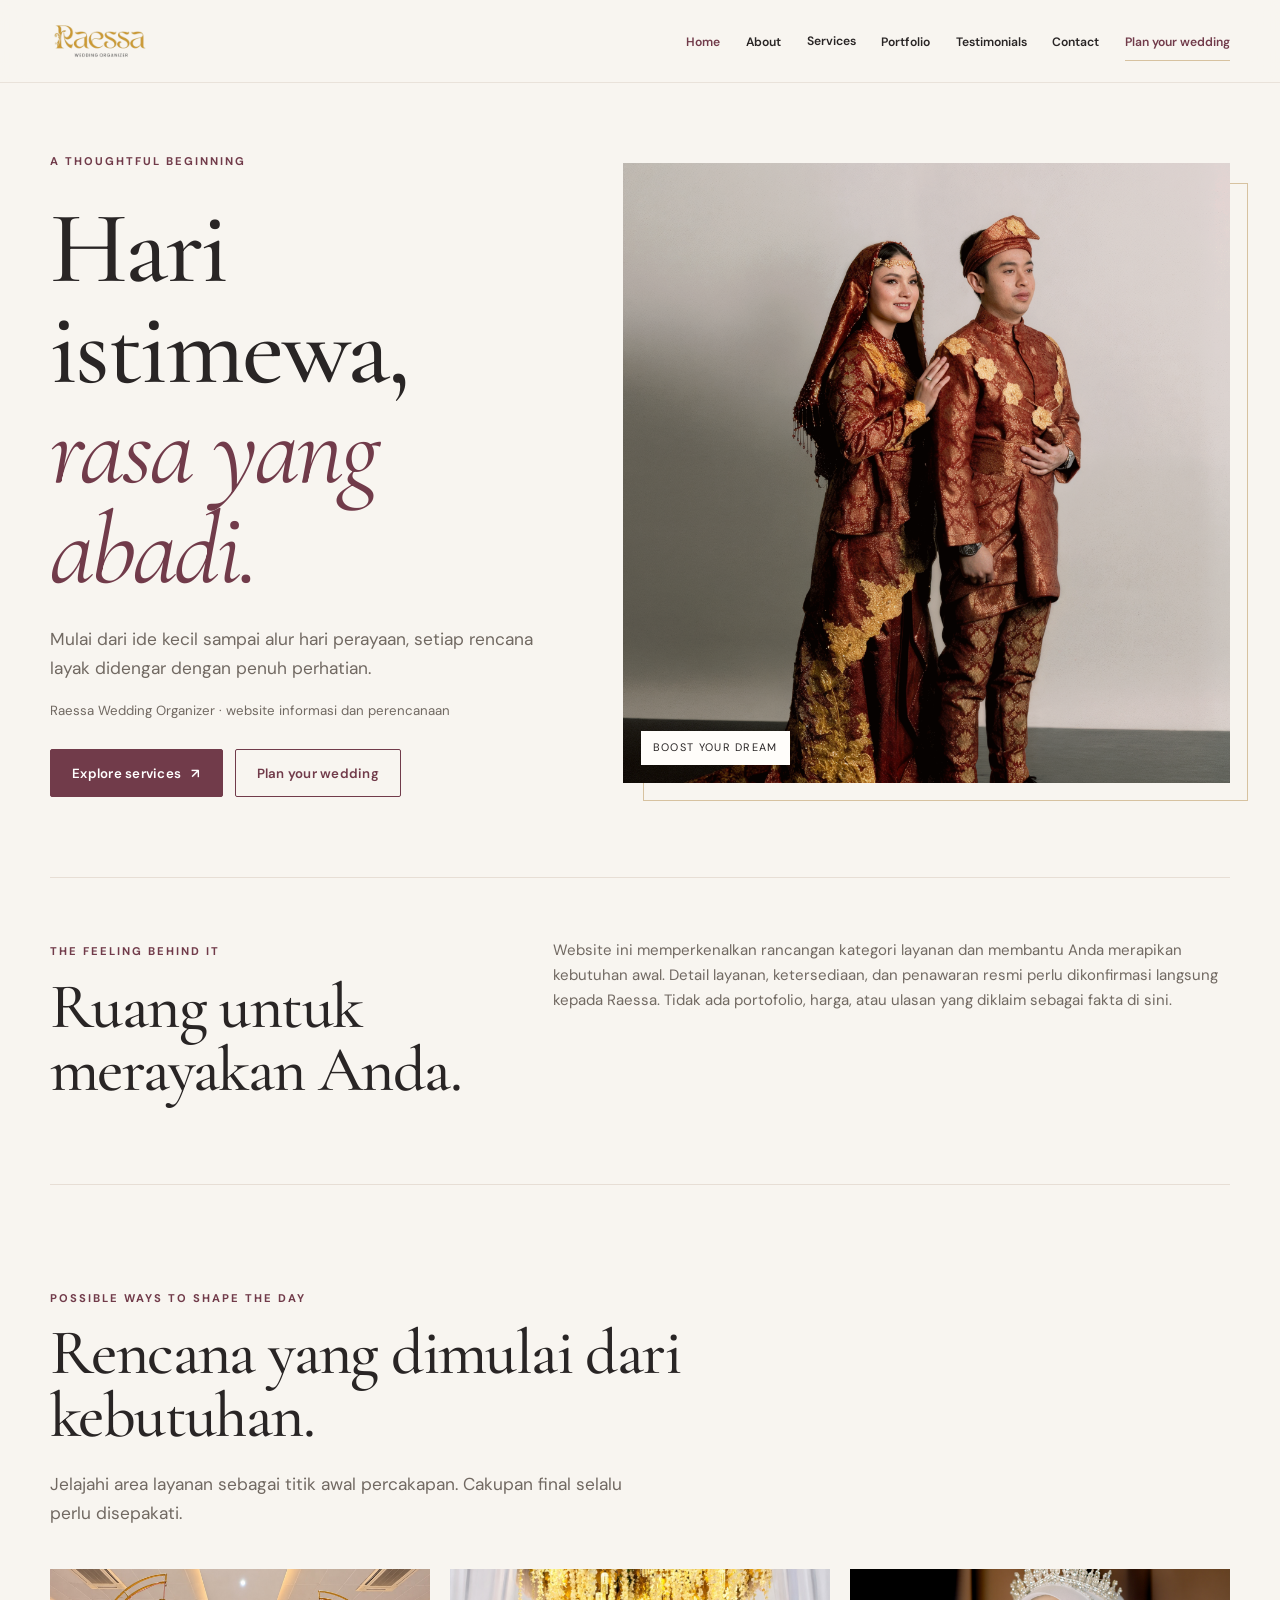
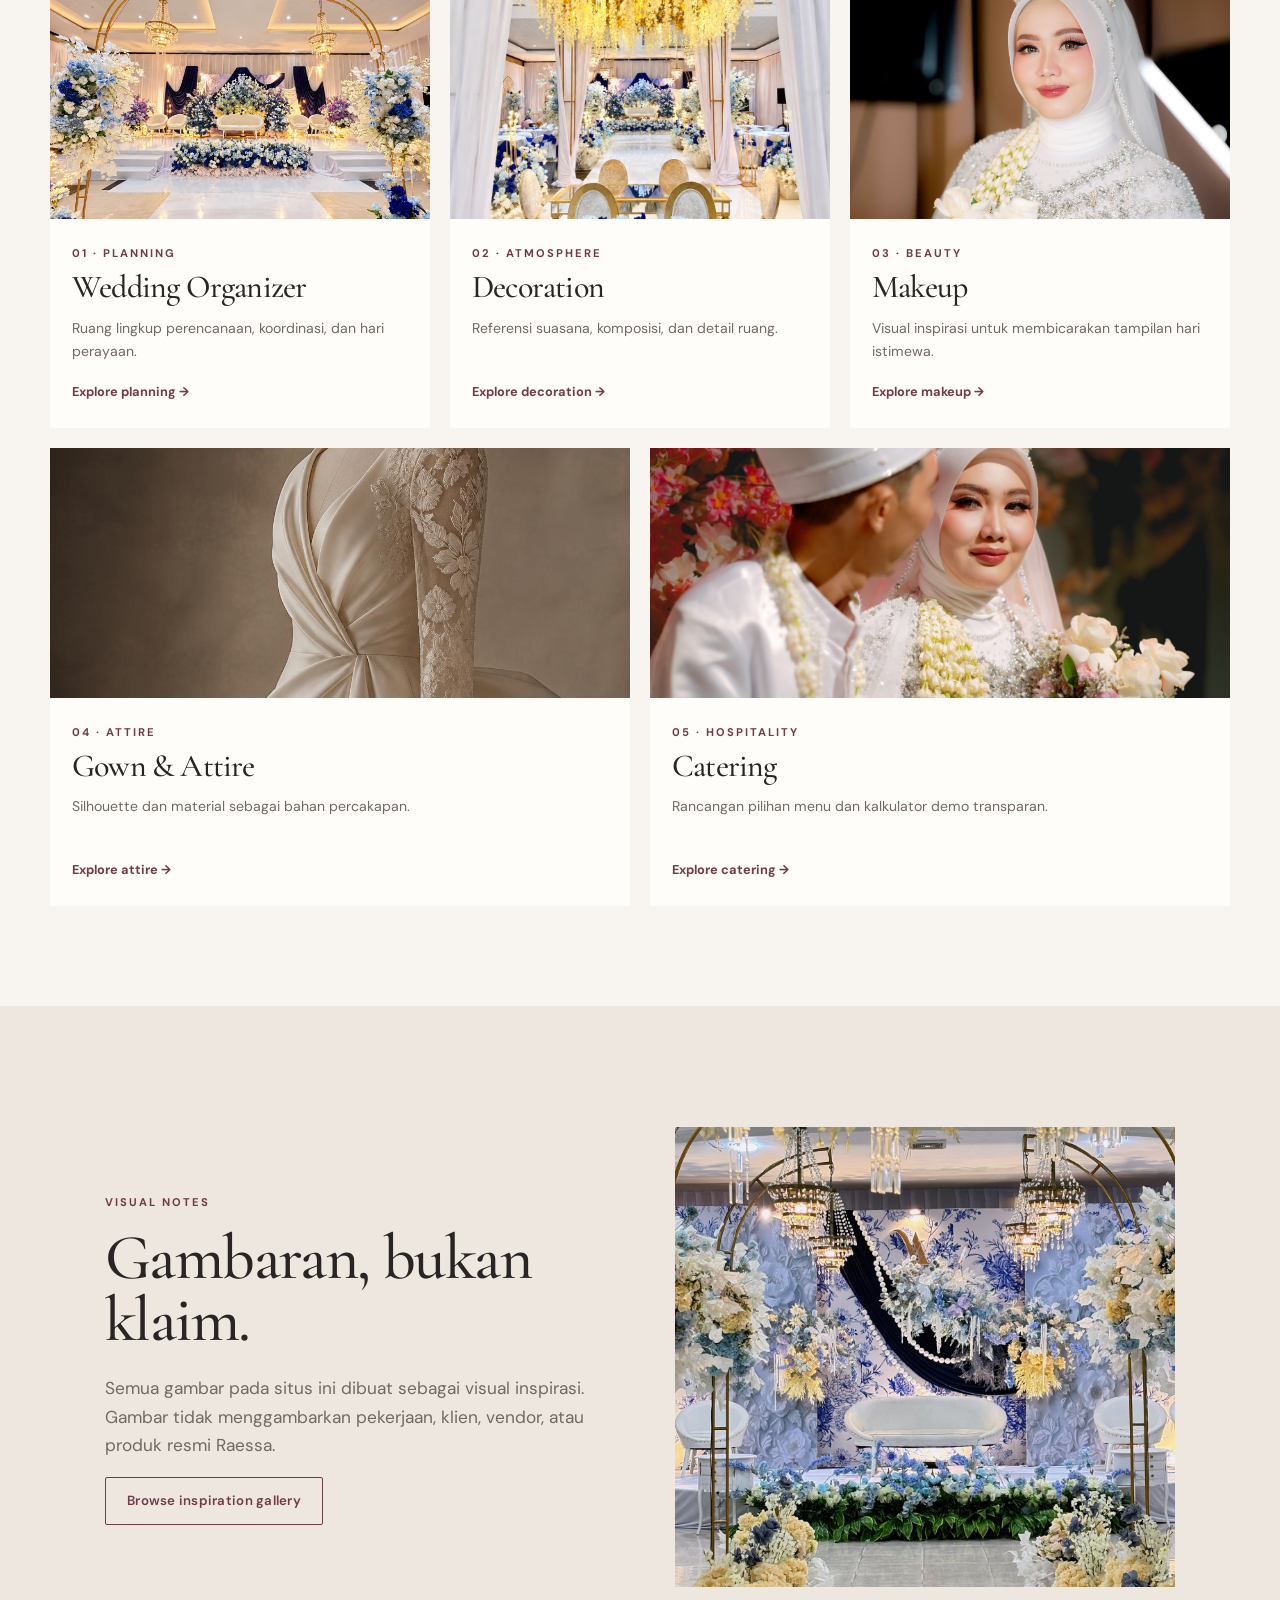
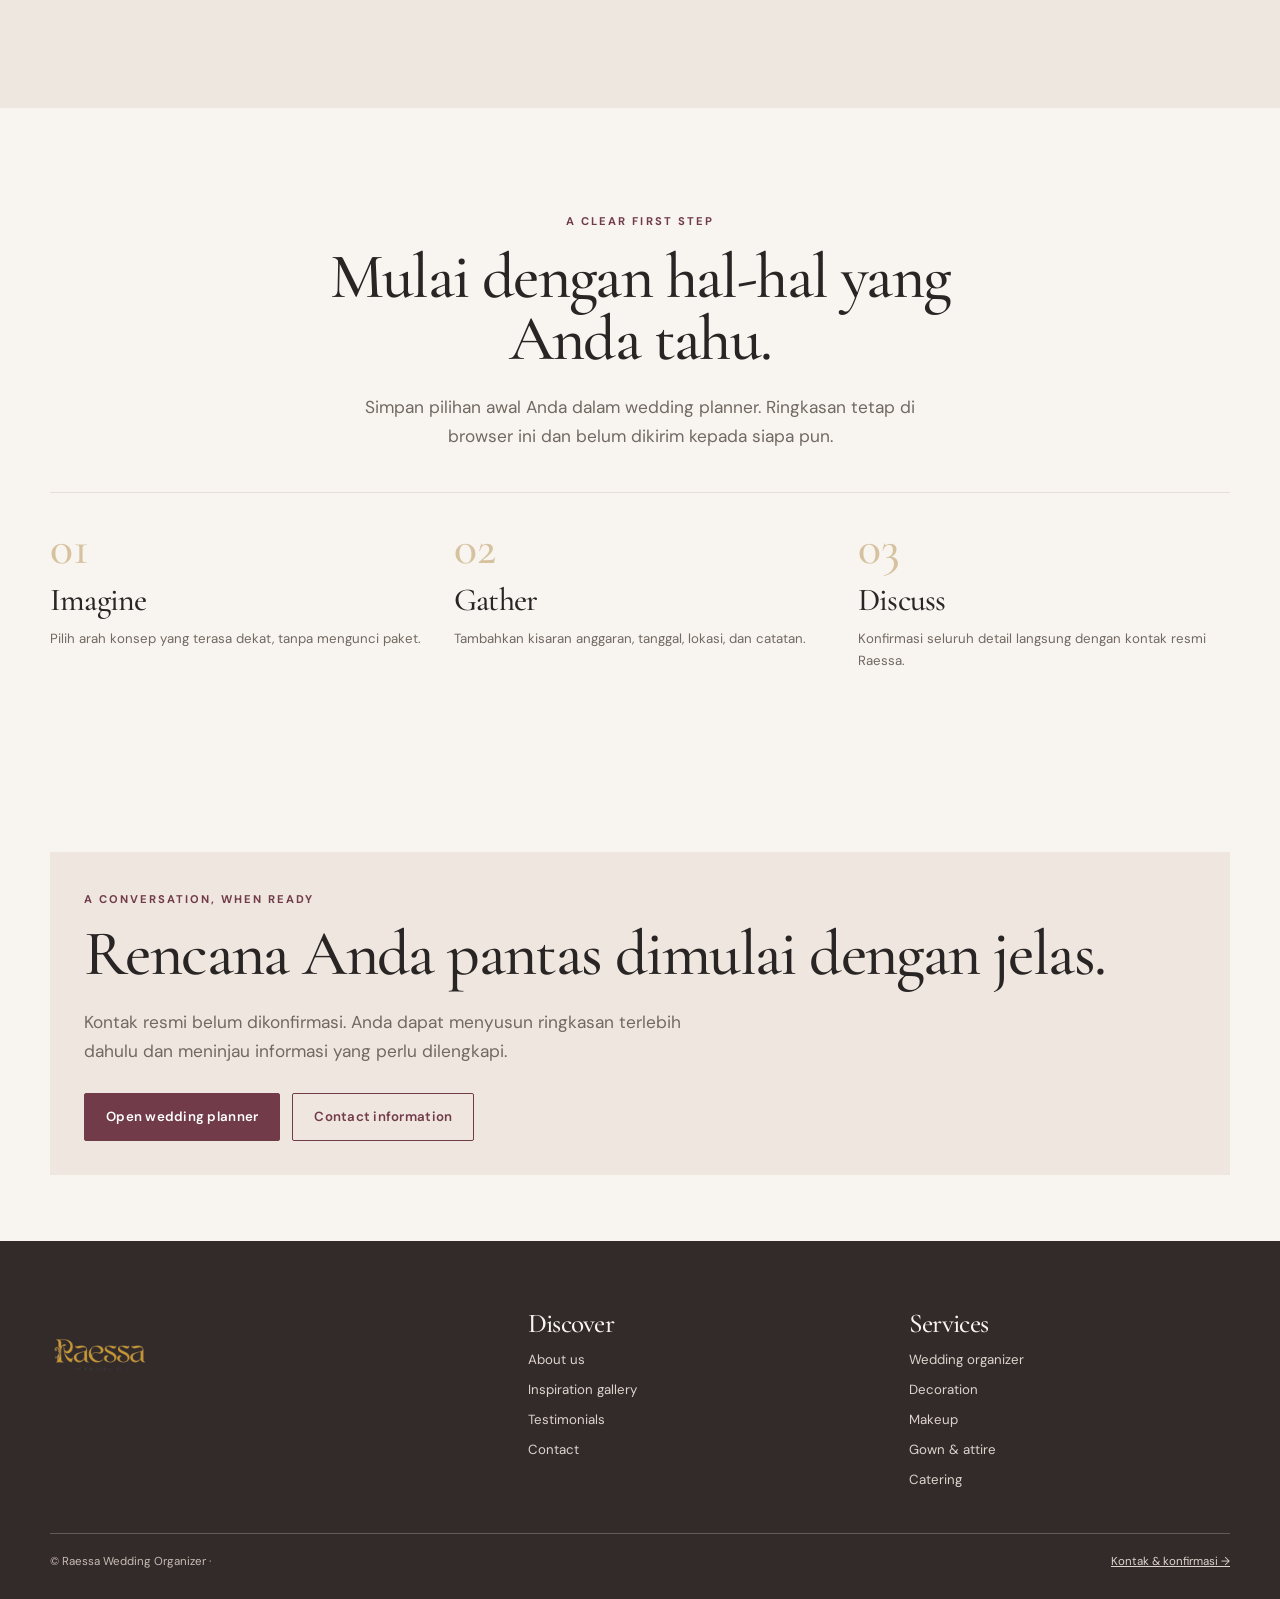
<file: index.html>
<!doctype html>
<html lang="id">

<head>
    <meta charset="utf-8">
    <meta name="viewport" content="width=device-width,initial-scale=1">
    <title>Raessa Wedding Organizer — Merencanakan Hari yang Berarti</title>
    <meta name="description"
        content="Kenali rancangan layanan Raessa Wedding Organizer, jelajahi visual inspirasi, dan mulai menyusun rencana pernikahan Anda.">
    <meta property="og:title" content="Raessa Wedding Organizer">
    <meta property="og:description" content="Ruang awal untuk merencanakan perayaan yang terasa personal.">
    <meta property="og:type" content="website">
    <link rel="stylesheet" href="assets/css/global.css">
    <script defer src="assets/js/main.js"></script>
    <link rel="icon" type="image/svg+xml" href="assets/images/logo.png">
</head>

<body>
    <a class="skip-link" href="#main">Lewati ke konten</a>
    <header class="site-header">
        <nav class="nav wrap" aria-label="Navigasi utama">
            <a class="brand" href="index.html">
                <div class="nav-logo">
                    <img src="assets/images/logo.png" alt="Logo Raessa Wedding Organizer">
                </div>
            </a>
            <button class="menu-toggle" aria-label="Open navigation" aria-expanded="false"
                aria-controls="primary-nav">☰</button>
            <ul class="nav-links" id="primary-nav">
                <li><a class="current" href="index.html">Home</a></li>
                <li><a href="pages/about.html">About</a></li>
                <li class="nav-services"><button aria-expanded="false">Services</button>
                    <ul class="service-menu">
                        <li><a href="services/wedding-organizer.html">Wedding Organizer</a></li>
                        <li><a href="services/decoration.html">Decoration</a></li>
                        <li><a href="services/makeup.html">Makeup</a></li>
                        <li><a href="services/gown-attire.html">Gown &amp; Attire</a></li>
                        <li><a href="services/catering.html">Catering</a></li>
                    </ul>
                </li>
                <li><a href="pages/portfolio.html">Portfolio</a></li>
                <li><a href="pages/testimonials.html">Testimonials</a></li>
                <li><a href="pages/contact.html">Contact</a></li>
                <li><a class="plan-link" href="services/wedding-organizer.html#planner">Plan your wedding</a></li>
            </ul>
        </nav>
    </header>
    <main id="main">
        <section class="hero">
            <div class="wrap hero-grid">
                <div class="hero-copy reveal"><span class="eyebrow">A thoughtful beginning</span>
                    <h1>Hari istimewa,<br><em>rasa yang abadi.</em></h1>
                    <p class="lead">Mulai dari ide kecil sampai alur hari perayaan, setiap rencana layak didengar dengan
                        penuh perhatian.</p>
                    <p class="small">Raessa Wedding Organizer · website informasi dan perencanaan</p>
                    <div class="actions"><a class="btn" href="services/wedding-organizer.html">Explore services <span
                                aria-hidden="true">↗</span></a><a class="btn secondary"
                            href="services/wedding-organizer.html#planner">Plan your wedding</a></div>
                </div>
                <div class="hero-visual reveal delay"><img src="assets/images/hero.png"
                        alt="Meja upacara dengan bunga putih dan cahaya hangat sebagai inspirasi visual"
                        fetchpriority="high"><span class="photo-caption">Boost Your Dream</span>
                </div>
            </div>
        </section>
        <section class="wrap">
            <div class="intro-strip">
                <div><span class="eyebrow">The feeling behind it</span>
                    <h2>Ruang untuk<br>merayakan Anda.</h2>
                </div>
                <p>Website ini memperkenalkan rancangan kategori layanan dan membantu Anda merapikan kebutuhan awal.
                    Detail layanan, ketersediaan, dan penawaran resmi perlu dikonfirmasi langsung kepada Raessa. Tidak
                    ada portofolio, harga, atau ulasan yang diklaim sebagai fakta di sini.</p>
            </div>
        </section>
        <section class="section">
            <div class="wrap">
                <div class="section-head"><span class="eyebrow">Possible ways to shape the day</span>
                    <h2>Rencana yang dimulai dari kebutuhan.</h2>
                    <p class="lead">Jelajahi area layanan sebagai titik awal percakapan. Cakupan final selalu perlu
                        disepakati.</p>
                </div>
                <div class="service-grid">
                    <a class="service-card" href="services/wedding-organizer.html"><img
                            src="assets/images/WeddingOrganizer.jpg" alt="Inspirasi suasana meja perayaan"
                            loading="lazy">
                        <div class="card-copy"><span class="eyebrow">01 · Planning</span>
                            <h3>Wedding Organizer</h3>
                            <p>Ruang lingkup perencanaan, koordinasi, dan hari perayaan.</p><span
                                class="text-link">Explore planning →</span>
                        </div>
                    </a>
                    <a class="service-card" href="services/decoration.html">
                        <img src="assets/images/Hero-Decoration.jpg"
                            alt="Inspirasi instalasi bunga pada lengkung taman" loading="lazy">
                        <div class="card-copy"><span class="eyebrow">02 · Atmosphere</span>
                            <h3>Decoration</h3>
                            <p>Referensi suasana, komposisi, dan detail ruang.</p><span class="text-link">Explore
                                decoration →</span>
                        </div>
                    </a>
                    <a class="service-card" href="services/makeup.html">
                        <img src="assets/images/Make-up.jpg"
                            alt="Inspirasi rias pengantin dalam cahaya lembut" loading="lazy">
                        <div class="card-copy"><span class="eyebrow">03 · Beauty</span>
                            <h3>Makeup</h3>
                            <p>Visual inspirasi untuk membicarakan tampilan hari istimewa.</p>
                            <span class="text-link">Explore makeup →</span>
                        </div>
                    </a>
                    <a class="service-card" href="services/gown-attire.html"><img
                            src="assets/images/inspiration-gown.jpg"
                            alt="Detail kain gaun pengantin sebagai inspirasi busana" loading="lazy">
                        <div class="card-copy"><span class="eyebrow">04 · Attire</span>
                            <h3>Gown &amp; Attire</h3>
                            <p>Silhouette dan material sebagai bahan percakapan.</p><span class="text-link">Explore
                                attire →</span>
                        </div>
                    </a>
                    <a class="service-card" href="services/catering.html"><img
                            src="assets/images/inspiration-ceremony.jpg"
                            alt="Ruang jamuan dengan penataan elegan sebagai inspirasi" loading="lazy">
                        <div class="card-copy"><span class="eyebrow">05 · Hospitality</span>
                            <h3>Catering</h3>
                            <p>Rancangan pilihan menu dan kalkulator demo transparan.</p><span class="text-link">Explore
                                catering →</span>
                        </div>
                    </a>
                </div>
            </div>
        </section>
        <section class="section-tight muted-bg">
            <div class="wrap editorial-feature">
                <div><span class="eyebrow">Visual notes</span>
                    <h2>Gambaran, bukan klaim.</h2>
                    <p class="lead">Semua gambar pada situs ini dibuat sebagai visual inspirasi. Gambar tidak
                        menggambarkan pekerjaan, klien, vendor, atau produk resmi Raessa.</p><a class="btn secondary"
                        href="pages/portfolio.html">Browse inspiration gallery</a>
                </div><img src="assets/images/inspiration-florals.jpg"
                    alt="Bunga putih membingkai lengkung taman, visual inspirasi" loading="lazy">
            </div>
        </section>
        <section class="section">
            <div class="wrap">
                <div class="section-head center"><span class="eyebrow">A clear first step</span>
                    <h2>Mulai dengan hal-hal yang Anda tahu.</h2>
                    <p class="lead">Simpan pilihan awal Anda dalam wedding planner. Ringkasan tetap di browser ini dan
                        belum dikirim kepada siapa pun.</p>
                </div>
                <div class="process-line">
                    <article><span class="step-num">01</span>
                        <h3>Imagine</h3>
                        <p class="small">Pilih arah konsep yang terasa dekat, tanpa mengunci paket.</p>
                    </article>
                    <article><span class="step-num">02</span>
                        <h3>Gather</h3>
                        <p class="small">Tambahkan kisaran anggaran, tanggal, lokasi, dan catatan.</p>
                    </article>
                    <article><span class="step-num">03</span>
                        <h3>Discuss</h3>
                        <p class="small">Konfirmasi seluruh detail langsung dengan kontak resmi Raessa.</p>
                    </article>
                </div>
            </div>
        </section>
        <section class="section-tight">
            <div class="wrap contact-blank"><span class="eyebrow">A conversation, when ready</span>
                <h2>Rencana Anda pantas dimulai dengan jelas.</h2>
                <p class="lead">Kontak resmi belum dikonfirmasi. Anda dapat menyusun ringkasan terlebih dahulu dan
                    meninjau informasi yang perlu dilengkapi.</p>
                <div class="actions">
                    <a class="btn" href="services/wedding-organizer.html#planner">Open wedding planner</a>
                    <a class="btn secondary" href="pages/contact.html">Contact information</a>
                </div>
            </div>
        </section>
    </main>
    <footer class="site-footer">
        <div class="wrap">
            <div class="footer-grid">
                <div>
                    <a class="brand" href="index.html">
                        <div class="nav-logo">
                            <img src="../assets/images/logo.png" alt="Logo Raessa Wedding Organizer">
                        </div>
                    </a>
                </div>
                <div>
                    <h3>Discover</h3>
                    <ul class="footer-links">
                        <li><a href="pages/about.html">About us</a></li>
                        <li><a href="pages/portfolio.html">Inspiration gallery</a></li>
                        <li><a href="pages/testimonials.html">Testimonials</a></li>
                        <li><a href="pages/contact.html">Contact</a></li>
                    </ul>
                </div>
                <div>
                    <h3>Services</h3>
                    <ul class="footer-links">
                        <li><a href="services/wedding-organizer.html">Wedding organizer</a></li>
                        <li><a href="services/decoration.html">Decoration</a></li>
                        <li><a href="services/makeup.html">Makeup</a></li>
                        <li><a href="services/gown-attire.html">Gown &amp; attire</a></li>
                        <li><a href="services/catering.html">Catering</a></li>
                    </ul>
                </div>
            </div>
            <div class="footer-bottom"><span>© Raessa Wedding Organizer ·</span>
                <a href="pages/contact.html">Kontak &amp; konfirmasi →</a>
            </div>
        </div>
    </footer>
    <div class="toast" role="status" aria-live="polite"></div>
</body>

</html>
</file>
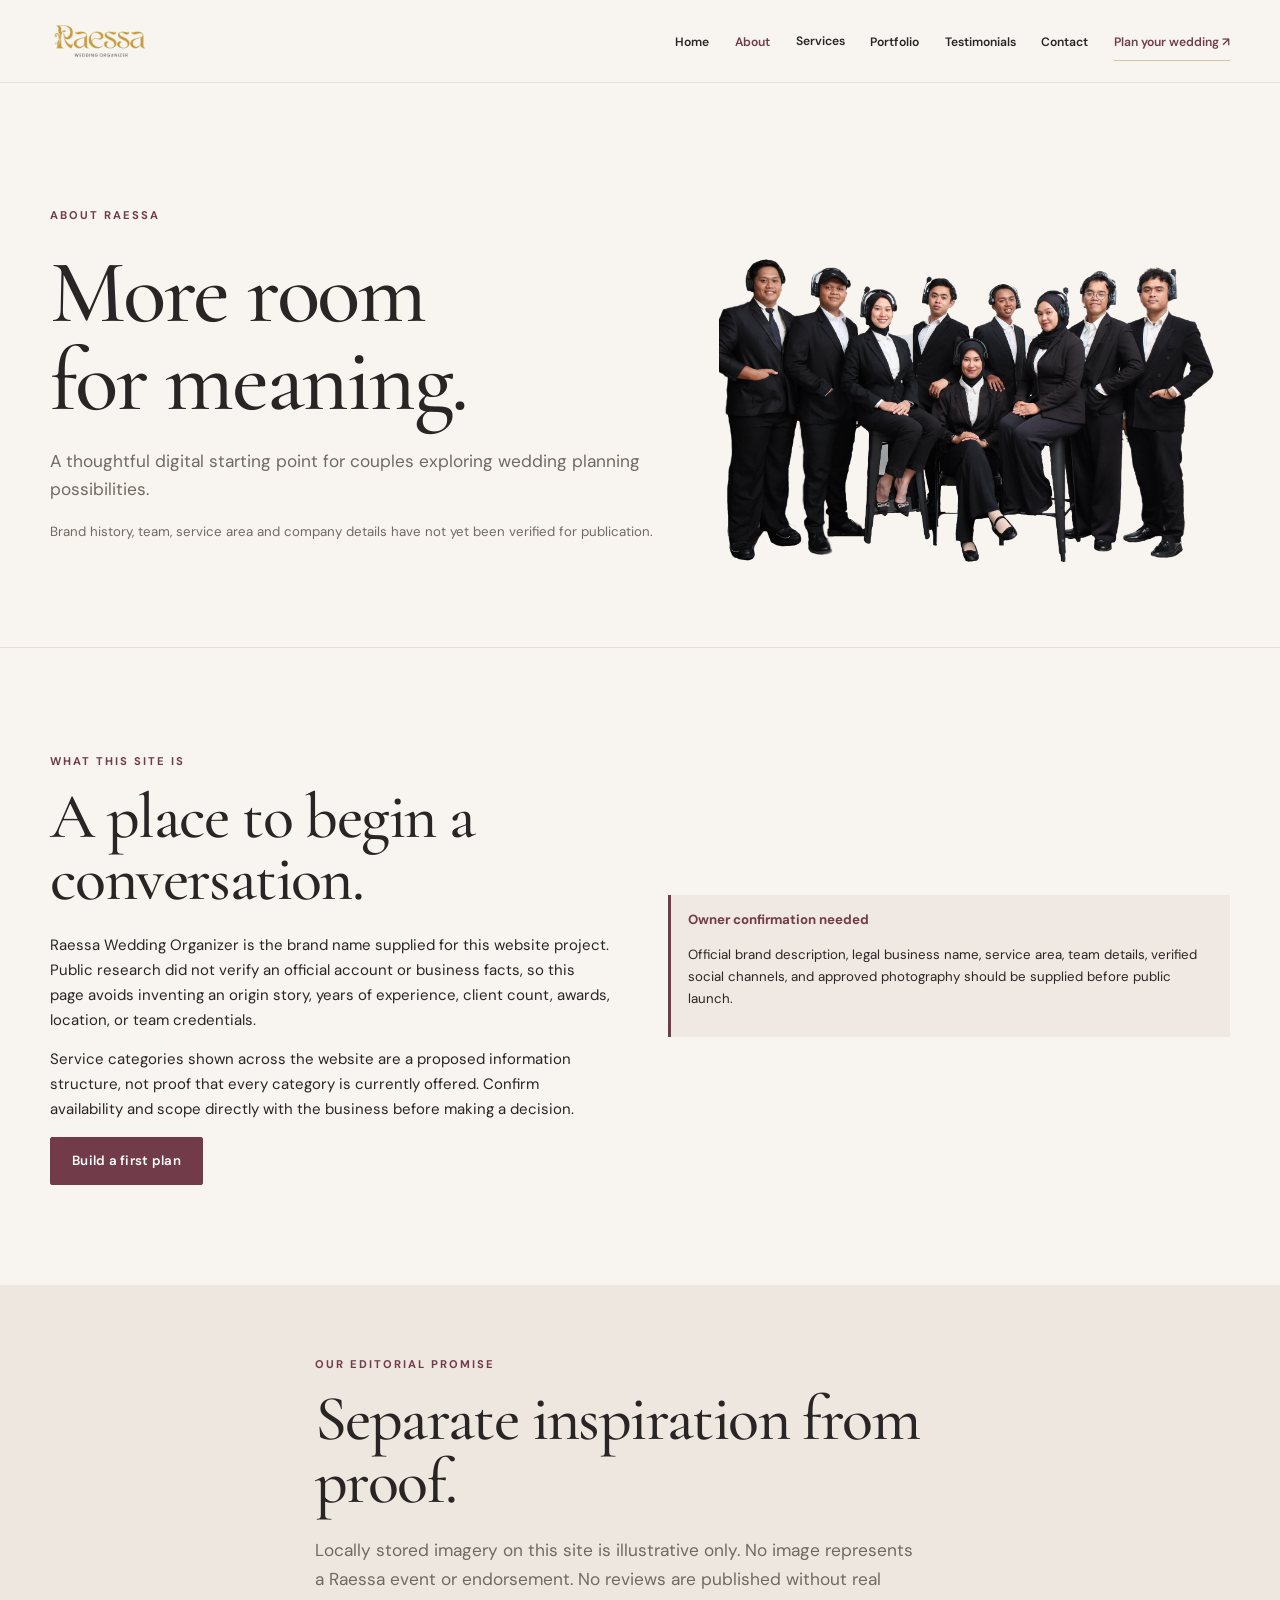
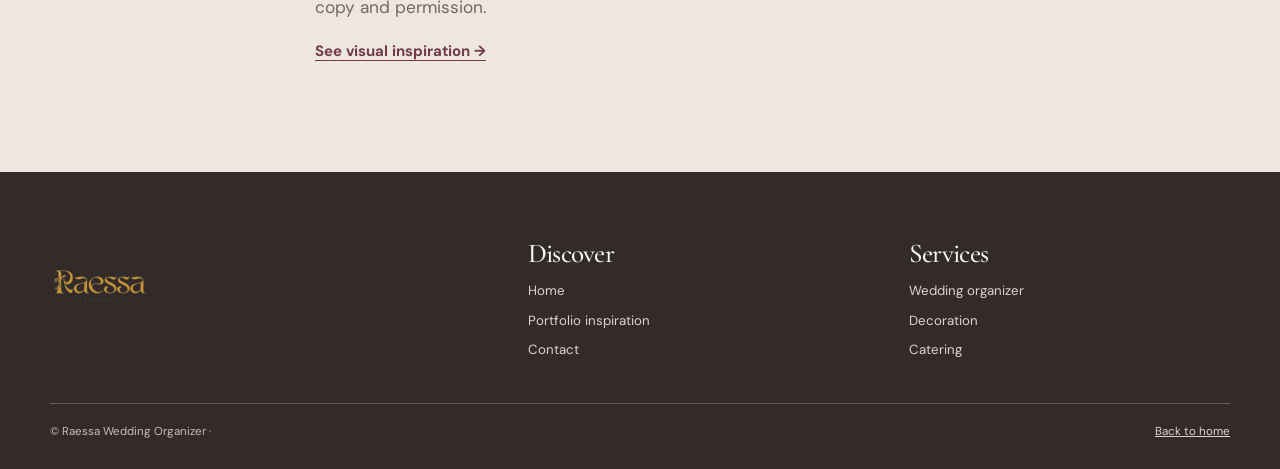
<file: pages/about.html>
<!doctype html>
<html lang="id">

<head>
    <meta charset="utf-8">
    <meta name="viewport" content="width=device-width,initial-scale=1">
    <title>About — Raessa Wedding Organizer</title>
    <meta name="description"
        content="Kenali tujuan website Raessa Wedding Organizer dan informasi brand yang masih menunggu konfirmasi resmi.">
    <link rel="stylesheet" href="../assets/css/global.css">
    <script defer src="../assets/js/main.js"></script>
    <link rel="icon" type="image/svg+xml" href="../favicon.svg">
</head>

<body><a class="skip-link" href="#main">Lewati ke konten</a>
    <header class="site-header">
        <nav class="nav wrap" aria-label="Navigasi utama">
            <a class="brand" href="index.html">
                <div class="nav-logo">
                    <img src="../assets/images/logo.png" alt="Logo Raessa Wedding Organizer">
                </div>
            </a>
            <button class="menu-toggle" aria-expanded="false" aria-controls="primary-nav"
                aria-label="Open navigation">☰</button>
            <ul class="nav-links" id="primary-nav">
                <li><a href="../index.html">Home</a></li>
                <li><a class="current" href="about.html">About</a></li>
                <li class="nav-services"><button aria-expanded="false">Services</button>
                    <ul class="service-menu">
                        <li><a href="../services/wedding-organizer.html">Wedding Organizer</a></li>
                        <li><a href="../services/decoration.html">Decoration</a></li>
                        <li><a href="../services/makeup.html">Makeup</a></li>
                        <li><a href="../services/gown-attire.html">Gown &amp; Attire</a></li>
                        <li><a href="../services/catering.html">Catering</a></li>
                    </ul>
                </li>
                <li><a href="portfolio.html">Portfolio</a></li>
                <li><a href="testimonials.html">Testimonials</a></li>
                <li><a href="contact.html">Contact</a></li>
                <li><a class="plan-link" href="../services/wedding-organizer.html#planner">Plan your wedding ↗</a></li>
            </ul>
        </nav>
    </header>
    <main id="main">
        <section class="page-hero">
            <div class="wrap hero-grid">
                <div><span class="eyebrow">About Raessa</span>
                    <h1>More room<br>for meaning.</h1>
                    <p class="lead">A thoughtful digital starting point for couples exploring wedding planning
                        possibilities.</p>
                    <p class="small">Brand history, team, service area and company details have not yet been verified
                        for publication.</p>
                </div><img class="page-image" src="../assets/images/about.png"
                    alt="Inspirasi penataan meja upacara dengan cahaya sore">
            </div>
        </section>
        <section class="section">
            <div class="wrap split">
                <div><span class="eyebrow">What this site is</span>
                    <h2>A place to begin a conversation.</h2>
                    <p>Raessa Wedding Organizer is the brand name supplied for this website project. Public research did
                        not verify an official account or business facts, so this page avoids inventing an origin story,
                        years of experience, client count, awards, location, or team credentials.</p>
                    <p>Service categories shown across the website are a proposed information structure, not proof that
                        every category is currently offered. Confirm availability and scope directly with the business
                        before making a decision.</p><a class="btn"
                        href="../services/wedding-organizer.html#planner">Build a first plan</a>
                </div>
                <div class="notice"><strong>Owner confirmation needed</strong>
                    <p>Official brand description, legal business name, service area, team details, verified social
                        channels, and approved photography should be supplied before public launch.</p>
                </div>
            </div>
        </section>
        <section class="section-tight muted-bg">
            <div class="wrap section-head"><span class="eyebrow">Our editorial promise</span>
                <h2>Separate inspiration from proof.</h2>
                <p class="lead">Locally stored imagery on this site is illustrative only. No image represents a Raessa
                    event or endorsement. No reviews are published without real copy and permission.</p><a
                    class="text-link" href="portfolio.html">See visual inspiration →</a>
            </div>
        </section>
    </main>
    <footer class="site-footer">
        <div class="wrap footer-grid">
            <div>
                <a class="brand" href="index.html">
                    <div class="nav-logo">
                        <img src="../assets/images/logo.png" alt="Logo Raessa Wedding Organizer">
                    </div>
                </a>
            </div>
            <div>
                <h3>Discover</h3>
                <ul class="footer-links">
                    <li><a href="../index.html">Home</a></li>
                    <li><a href="portfolio.html">Portfolio inspiration</a></li>
                    <li><a href="contact.html">Contact</a></li>
                </ul>
            </div>
            <div>
                <h3>Services</h3>
                <ul class="footer-links">
                    <li><a href="../services/wedding-organizer.html">Wedding organizer</a></li>
                    <li><a href="../services/decoration.html">Decoration</a></li>
                    <li><a href="../services/catering.html">Catering</a></li>
                </ul>
            </div>
        </div>
        <div class="wrap footer-bottom"><span>© Raessa Wedding Organizer ·</span><a
                href="../index.html">Back to home</a></div>
    </footer>
    <div class="toast" role="status" aria-live="polite"></div>
</body>

</html>
</file>
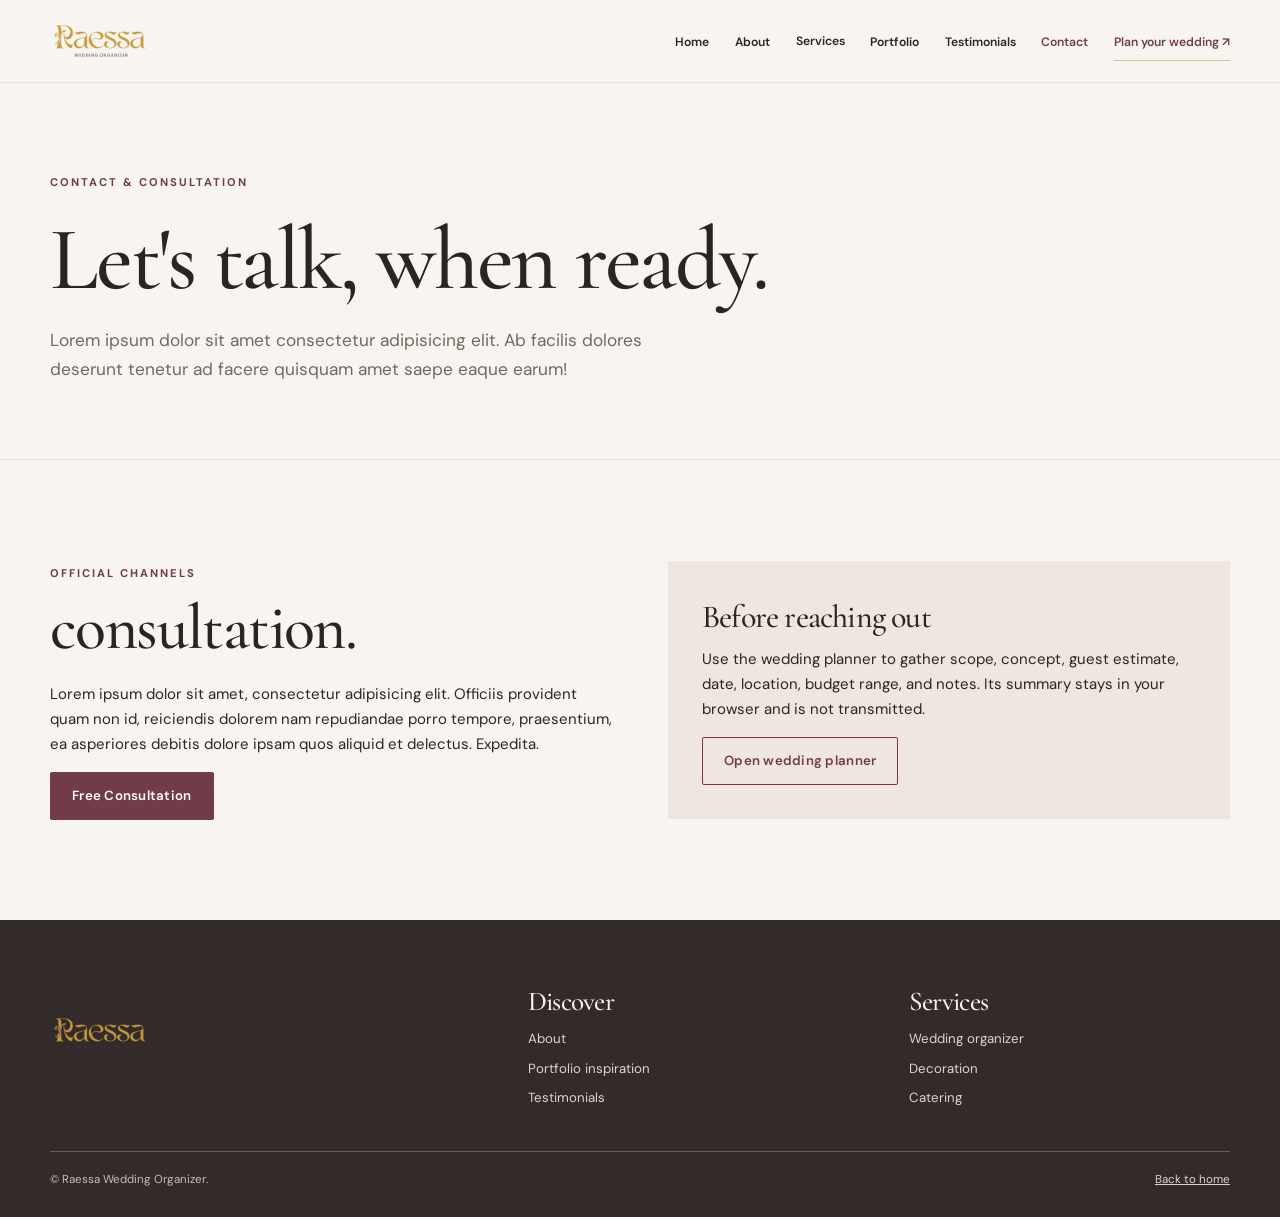
<file: pages/contact.html>
<!doctype html>
<html lang="id">

<head>
    <meta charset="utf-8">
    <meta name="viewport" content="width=device-width,initial-scale=1">
    <title>Contact — Raessa Wedding Organizer</title>
    <meta name="description"
        content="Informasi kontak Raessa Wedding Organizer. Kontak resmi dan nomor WhatsApp masih menunggu konfirmasi pemilik.">
    <link rel="stylesheet" href="../assets/css/global.css">
    <script defer src="../assets/js/main.js"></script>
    <link rel="icon" type="image/svg+xml" href="../favicon.svg">
</head>

<body><a class="skip-link" href="#main">Lewati ke konten</a>
    <header class="site-header">
        <nav class="nav wrap" aria-label="Navigasi utama">
            <a class="brand" href="index.html">
                <div class="nav-logo">
                    <img src="../assets/images/logo.png" alt="Logo Raessa Wedding Organizer">
                </div>
            </a>
            <button class="menu-toggle" aria-label="Open navigation" aria-expanded="false"
                aria-controls="primary-nav">☰</button>
            <ul class="nav-links" id="primary-nav">
                <li><a href="../index.html">Home</a></li>
                <li><a href="about.html">About</a></li>
                <li class="nav-services"><button aria-expanded="false">Services</button>
                    <ul class="service-menu">
                        <li><a href="../services/wedding-organizer.html">Wedding Organizer</a></li>
                        <li><a href="../services/decoration.html">Decoration</a></li>
                        <li><a href="../services/makeup.html">Makeup</a></li>
                        <li><a href="../services/gown-attire.html">Gown &amp; Attire</a></li>
                        <li><a href="../services/catering.html">Catering</a></li>
                    </ul>
                </li>
                <li><a href="portfolio.html">Portfolio</a></li>
                <li><a href="testimonials.html">Testimonials</a></li>
                <li><a class="current" href="contact.html">Contact</a></li>
                <li><a class="plan-link" href="../services/wedding-organizer.html#planner">Plan your wedding ↗</a></li>
            </ul>
        </nav>
    </header>
    <main id="main">
        <section class="page-hero">
            <div class="wrap"><span class="eyebrow">Contact &amp; consultation</span>
                <h1>Let's talk, when ready.</h1>
                <p class="lead">Lorem ipsum dolor sit amet consectetur adipisicing elit. Ab facilis dolores deserunt
                    tenetur ad facere quisquam amet saepe eaque earum!</p>
            </div>
        </section>
        <section class="section">
            <div class="wrap split">
                <div><span class="eyebrow">Official channels</span>
                    <h2>consultation.</h2>
                    <p>Lorem ipsum dolor sit amet, consectetur adipisicing elit. Officiis provident quam non id,
                        reiciendis dolorem nam repudiandae porro tempore, praesentium, ea asperiores debitis dolore
                        ipsam quos aliquid et delectus. Expedita.</p>
                    <a href="https://wa.me/6285651151875" target="_blank" rel="noreper norefferen">
                        <button class="btn">Free Consultation</button>
                    </a>
                </div>
                <div class="contact-blank">
                    <h3>Before reaching out</h3>
                    <p>Use the wedding planner to gather scope, concept, guest estimate, date, location, budget range,
                        and notes. Its summary stays in your browser and is not transmitted.</p><a class="btn secondary"
                        href="../services/wedding-organizer.html#planner">Open wedding planner</a>
                </div>
            </div>
        </section>
    </main>
    <footer class="site-footer">
        <div class="wrap footer-grid">
            <div>
                <a class="brand" href="index.html">
                    <div class="nav-logo">
                        <img src="../assets/images/logo.png" alt="Logo Raessa Wedding Organizer">
                    </div>
                </a>
            </div>
            <div>
                <h3>Discover</h3>
                <ul class="footer-links">
                    <li><a href="about.html">About</a></li>
                    <li><a href="portfolio.html">Portfolio inspiration</a></li>
                    <li><a href="testimonials.html">Testimonials</a></li>
                </ul>
            </div>
            <div>
                <h3>Services</h3>
                <ul class="footer-links">
                    <li><a href="../services/wedding-organizer.html">Wedding organizer</a></li>
                    <li><a href="../services/decoration.html">Decoration</a></li>
                    <li><a href="../services/catering.html">Catering</a></li>
                </ul>
            </div>
        </div>
        <div class="wrap footer-bottom"><span>© Raessa Wedding Organizer.</span><a href="../index.html">Back to home</a>
        </div>
    </footer>
    <div class="toast" role="status" aria-live="polite"></div>
</body>

</html>
</file>
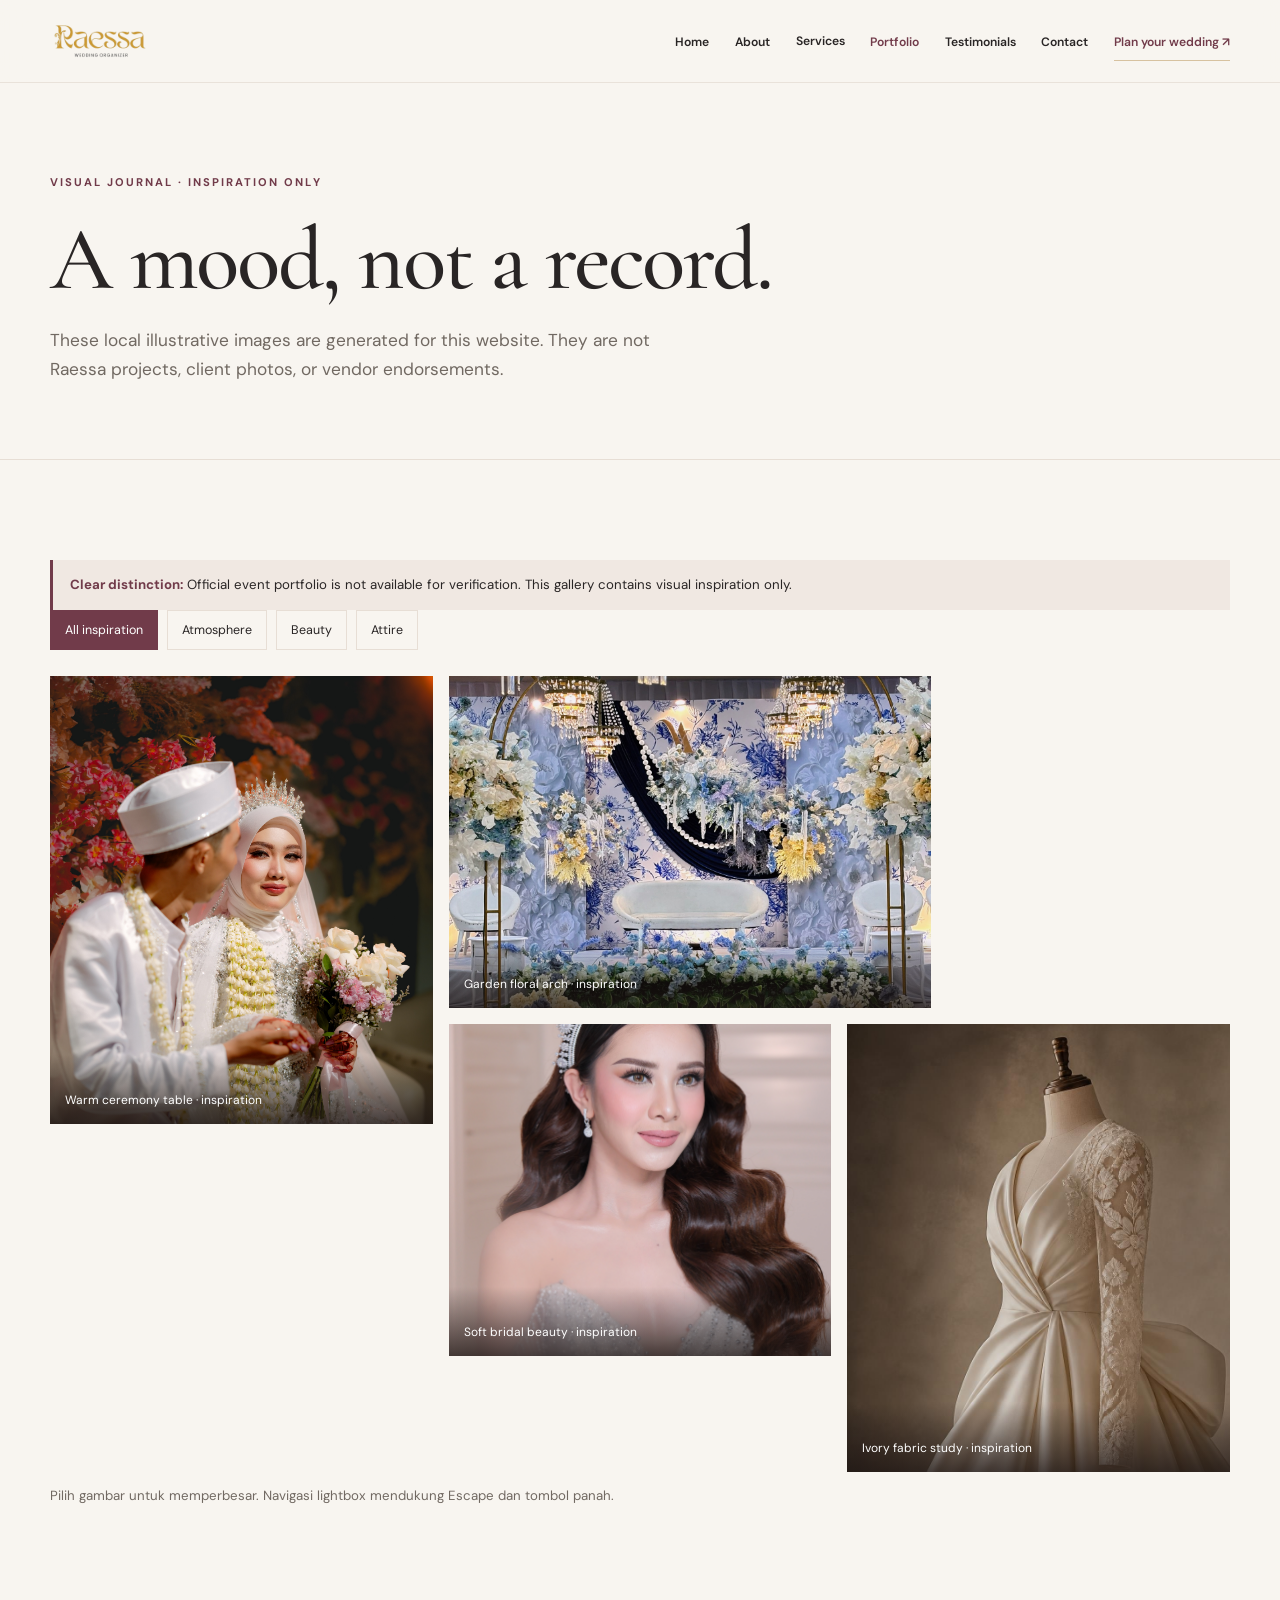
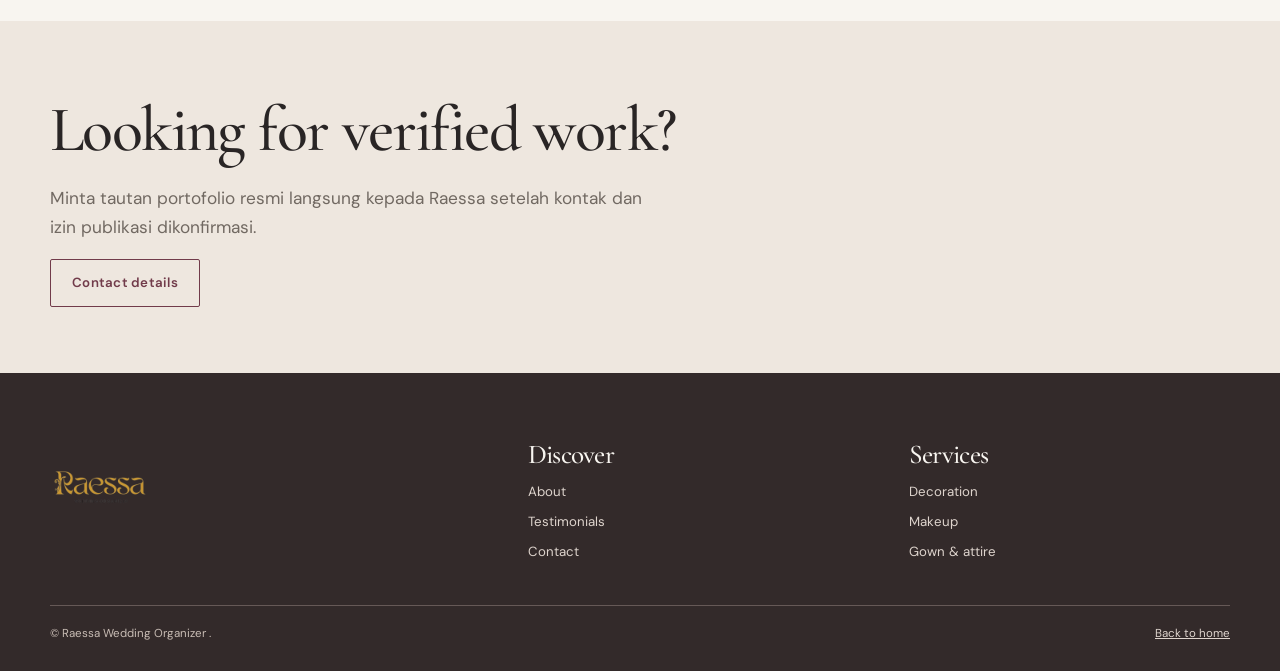
<file: pages/portfolio.html>
<!doctype html>
<html lang="id">

<head>
    <meta charset="utf-8">
    <meta name="viewport" content="width=device-width,initial-scale=1">
    <title>Portfolio &amp; Visual Inspiration — Raessa</title>
    <meta name="description"
        content="Jelajahi visual inspirasi pernikahan yang dibuat untuk eksplorasi gaya, bukan dokumentasi pekerjaan Raessa.">
    <link rel="stylesheet" href="../assets/css/global.css">
    <script defer src="../assets/js/main.js"></script>
    <link rel="icon" type="image/svg+xml" href="../favicon.svg">
</head>

<body><a class="skip-link" href="#main">Lewati ke konten</a>
    <header class="site-header">
        <nav class="nav wrap" aria-label="Navigasi utama">
            <a class="brand" href="index.html">
                <div class="nav-logo">
                    <img src="../assets/images/logo.png" alt="Logo Raessa Wedding Organizer">
                </div>
            </a>
            <button class="menu-toggle" aria-label="Open navigation" aria-expanded="false"
                aria-controls="primary-nav">☰</button>
            <ul class="nav-links" id="primary-nav">
                <li><a href="../index.html">Home</a></li>
                <li><a href="about.html">About</a></li>
                <li class="nav-services"><button aria-expanded="false">Services</button>
                    <ul class="service-menu">
                        <li><a href="../services/wedding-organizer.html">Wedding Organizer</a></li>
                        <li><a href="../services/decoration.html">Decoration</a></li>
                        <li><a href="../services/makeup.html">Makeup</a></li>
                        <li><a href="../services/gown-attire.html">Gown &amp; Attire</a></li>
                        <li><a href="../services/catering.html">Catering</a></li>
                    </ul>
                </li>
                <li><a class="current" href="portfolio.html">Portfolio</a></li>
                <li><a href="testimonials.html">Testimonials</a></li>
                <li><a href="contact.html">Contact</a></li>
                <li><a class="plan-link" href="../services/wedding-organizer.html#planner">Plan your wedding ↗</a></li>
            </ul>
        </nav>
    </header>
    <main id="main">
        <section class="page-hero">
            <div class="wrap"><span class="eyebrow">Visual journal · inspiration only</span>
                <h1>A mood, not a record.</h1>
                <p class="lead">These local illustrative images are generated for this website. They are not Raessa
                    projects, client photos, or vendor endorsements.</p>
            </div>
        </section>
        <section class="section">
            <div class="wrap">
                <div class="notice"><strong>Clear distinction:</strong> Official event portfolio is not available for
                    verification. This gallery contains visual inspiration only.</div>
                <div class="gallery-filters" data-filter-group aria-label="Filter visual inspiration"><button
                        class="filter-btn" data-filter="all" aria-pressed="true">All inspiration</button><button
                        class="filter-btn" data-filter="decor" aria-pressed="false">Atmosphere</button><button
                        class="filter-btn" data-filter="beauty" aria-pressed="false">Beauty</button><button
                        class="filter-btn" data-filter="attire" aria-pressed="false">Attire</button></div>
                <div class="gallery"><button class="gallery-item" data-category="decor"
                        data-caption="Warm ceremony table · generated visual inspiration"><img
                            src="../assets/images/inspiration-ceremony.jpg"
                            alt="Meja upacara bernuansa hangat dengan bunga putih, visual inspirasi" loading="lazy">
                        <figcaption>Warm ceremony table · inspiration</figcaption>
                    </button><button class="gallery-item" data-category="decor"
                        data-caption="Garden floral arch · generated visual inspiration"><img
                            src="../assets/images/inspiration-florals.jpg"
                            alt="Rangkaian bunga pada lengkung taman, visual inspirasi" loading="lazy">
                        <figcaption>Garden floral arch · inspiration</figcaption>
                    </button><button class="gallery-item" data-category="beauty"
                        data-caption="Soft bridal beauty · generated visual inspiration"><img
                            src="../assets/images/inspiration-beauty.jpg"
                            alt="Riasan pengantin lembut dalam cahaya jendela, visual inspirasi" loading="lazy">
                        <figcaption>Soft bridal beauty · inspiration</figcaption>
                    </button><button class="gallery-item" data-category="attire"
                        data-caption="Ivory fabric study · generated visual inspiration"><img
                            src="../assets/images/inspiration-gown.jpg"
                            alt="Detail kain gaun pengantin ivory pada mannequin, visual inspirasi" loading="lazy">
                        <figcaption>Ivory fabric study · inspiration</figcaption>
                    </button></div>
                <p class="small">Pilih gambar untuk memperbesar. Navigasi lightbox mendukung Escape dan tombol panah.
                </p>
            </div>
        </section>
        <section class="section-tight muted-bg">
            <div class="wrap">
                <h2>Looking for verified work?</h2>
                <p class="lead">Minta tautan portofolio resmi langsung kepada Raessa setelah kontak dan izin publikasi
                    dikonfirmasi.</p><a class="btn secondary" href="contact.html">Contact details</a>
            </div>
        </section>
    </main>
    <div class="lightbox" role="dialog" aria-modal="true" aria-label="Visual inspiration image" aria-hidden="true">
        <button class="lightbox-close" aria-label="Close image">×</button><button class="lightbox-prev"
            aria-label="Previous image">‹</button><img src="../assets/images/inspiration-ceremony.jpg" alt=""><button
            class="lightbox-next" aria-label="Next image">›</button>
        <p class="lightbox-caption"></p>
    </div>
    <footer class="site-footer">
        <div class="wrap footer-grid">
            <div>
                <a class="brand" href="index.html">
                    <div class="nav-logo">
                        <img src="../assets/images/logo.png" alt="Logo Raessa Wedding Organizer">
                    </div>
                </a>
            </div>
            <div>
                <h3>Discover</h3>
                <ul class="footer-links">
                    <li><a href="about.html">About</a></li>
                    <li><a href="testimonials.html">Testimonials</a></li>
                    <li><a href="contact.html">Contact</a></li>
                </ul>
            </div>
            <div>
                <h3>Services</h3>
                <ul class="footer-links">
                    <li><a href="../services/decoration.html">Decoration</a></li>
                    <li><a href="../services/makeup.html">Makeup</a></li>
                    <li><a href="../services/gown-attire.html">Gown &amp; attire</a></li>
                </ul>
            </div>
        </div>
        <div class="wrap footer-bottom"><span>© Raessa Wedding Organizer .</span><a
                href="../index.html">Back to home</a></div>
    </footer>
    <div class="toast" role="status" aria-live="polite"></div>
</body>

</html>
</file>
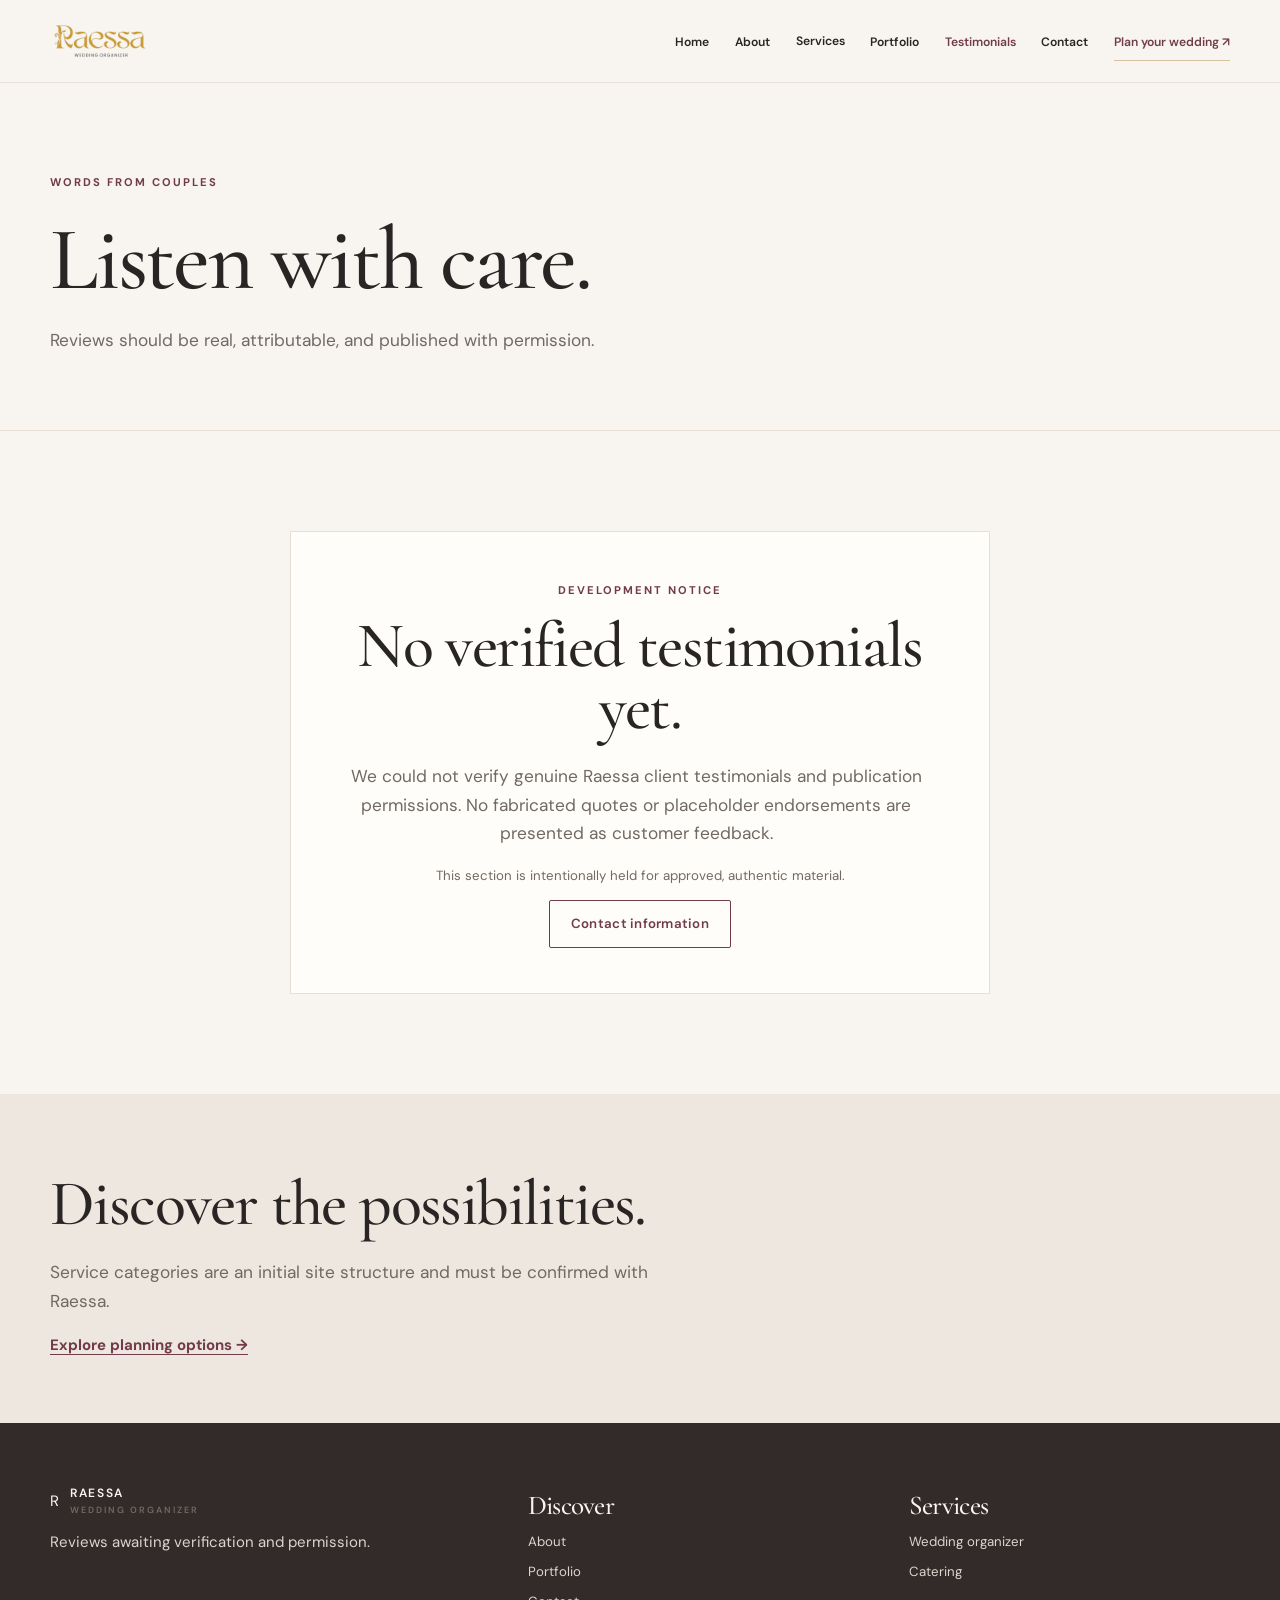
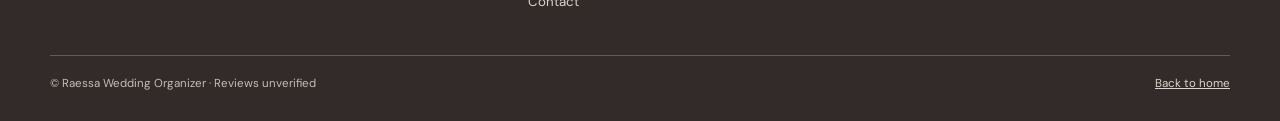
<file: pages/testimonials.html>
<!doctype html>
<html lang="id">

<head>
    <meta charset="utf-8">
    <meta name="viewport" content="width=device-width,initial-scale=1">
    <title>Testimonials — Raessa Wedding Organizer</title>
    <meta name="description"
        content="Halaman informasi testimoni Raessa Wedding Organizer. Belum ada ulasan asli yang dapat diverifikasi dan dipublikasikan.">
    <link rel="stylesheet" href="../assets/css/global.css">
    <script defer src="../assets/js/main.js"></script>
    <link rel="icon" type="image/svg+xml" href="../favicon.svg">
</head>

<body><a class="skip-link" href="#main">Lewati ke konten</a>
    <header class="site-header">
        <nav class="nav wrap" aria-label="Navigasi utama">
            <a class="brand" href="index.html">
                <div class="nav-logo">
                    <img src="../assets/images/logo.png" alt="Logo Raessa Wedding Organizer">
                </div>
            </a>
            <button class="menu-toggle" aria-label="Open navigation"
                aria-expanded="false" aria-controls="primary-nav">☰</button>
            <ul class="nav-links" id="primary-nav">
                <li><a href="../index.html">Home</a></li>
                <li><a href="about.html">About</a></li>
                <li class="nav-services"><button aria-expanded="false">Services</button>
                    <ul class="service-menu">
                        <li><a href="../services/wedding-organizer.html">Wedding Organizer</a></li>
                        <li><a href="../services/decoration.html">Decoration</a></li>
                        <li><a href="../services/makeup.html">Makeup</a></li>
                        <li><a href="../services/gown-attire.html">Gown &amp; Attire</a></li>
                        <li><a href="../services/catering.html">Catering</a></li>
                    </ul>
                </li>
                <li><a href="portfolio.html">Portfolio</a></li>
                <li><a class="current" href="testimonials.html">Testimonials</a></li>
                <li><a href="contact.html">Contact</a></li>
                <li><a class="plan-link" href="../services/wedding-organizer.html#planner">Plan your wedding ↗</a></li>
            </ul>
        </nav>
    </header>
    <main id="main">
        <section class="page-hero">
            <div class="wrap"><span class="eyebrow">Words from couples</span>
                <h1>Listen with care.</h1>
                <p class="lead">Reviews should be real, attributable, and published with permission.</p>
            </div>
        </section>
        <section class="section">
            <div class="wrap">
                <div class="testimonial-placeholder"><span class="eyebrow">Development notice</span>
                    <h2>No verified testimonials yet.</h2>
                    <p class="lead">We could not verify genuine Raessa client testimonials and publication permissions.
                        No fabricated quotes or placeholder endorsements are presented as customer feedback.</p>
                    <p class="small">This section is intentionally held for approved, authentic material.</p><a
                        class="btn secondary" href="contact.html">Contact information</a>
                </div>
            </div>
        </section>
        <section class="section-tight muted-bg">
            <div class="wrap">
                <h2>Discover the possibilities.</h2>
                <p class="lead">Service categories are an initial site structure and must be confirmed with Raessa.</p>
                <a class="text-link" href="../services/wedding-organizer.html">Explore planning options →</a>
            </div>
        </section>
    </main>
    <footer class="site-footer">
        <div class="wrap footer-grid">
            <div><a class="brand" href="../index.html" style="color:#f8f5f0"><span class="brand-mark"
                        style="color:#f8f5f0">R</span><span class="brand-copy">Raessa<span>Wedding
                            organizer</span></span></a>
                <p>Reviews awaiting verification and permission.</p>
            </div>
            <div>
                <h3>Discover</h3>
                <ul class="footer-links">
                    <li><a href="about.html">About</a></li>
                    <li><a href="portfolio.html">Portfolio</a></li>
                    <li><a href="contact.html">Contact</a></li>
                </ul>
            </div>
            <div>
                <h3>Services</h3>
                <ul class="footer-links">
                    <li><a href="../services/wedding-organizer.html">Wedding organizer</a></li>
                    <li><a href="../services/catering.html">Catering</a></li>
                </ul>
            </div>
        </div>
        <div class="wrap footer-bottom"><span>© Raessa Wedding Organizer · Reviews unverified</span><a
                href="../index.html">Back to home</a></div>
    </footer>
    <div class="toast" role="status" aria-live="polite"></div>
</body>

</html>
</file>
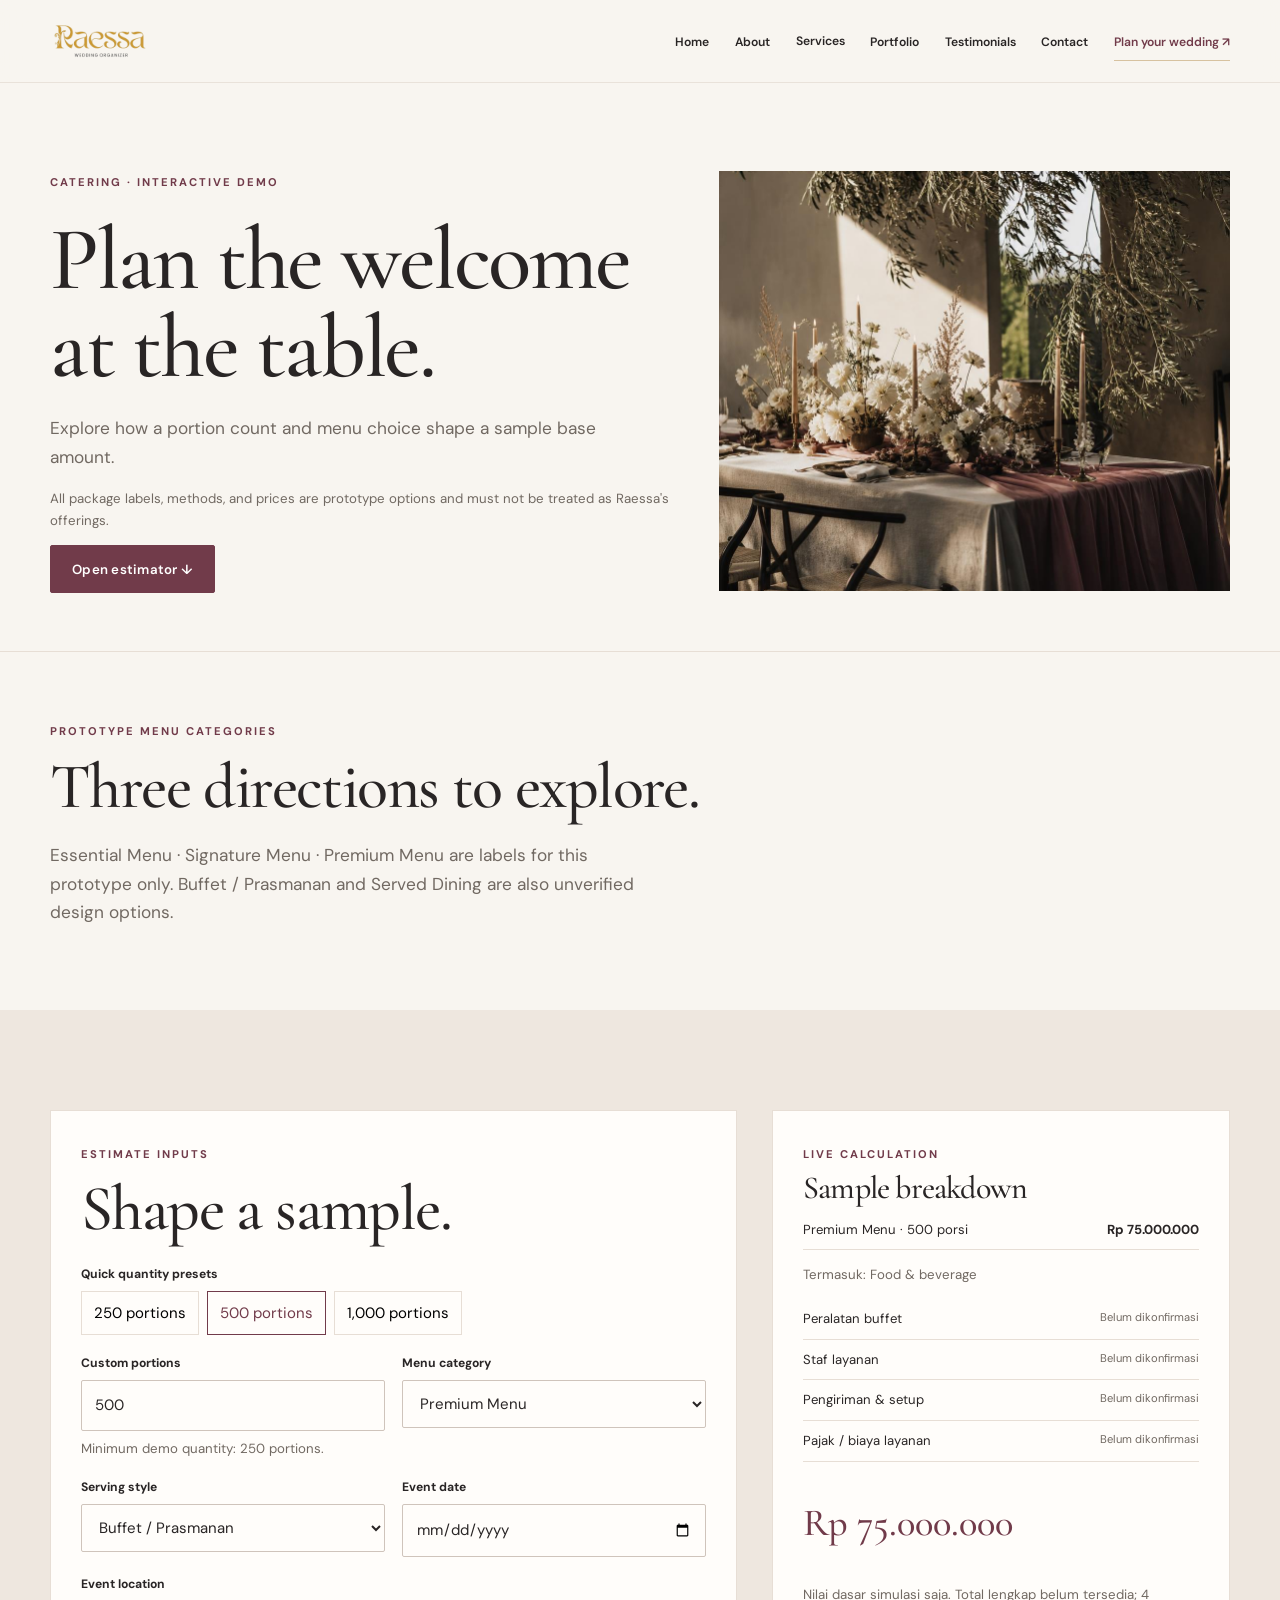
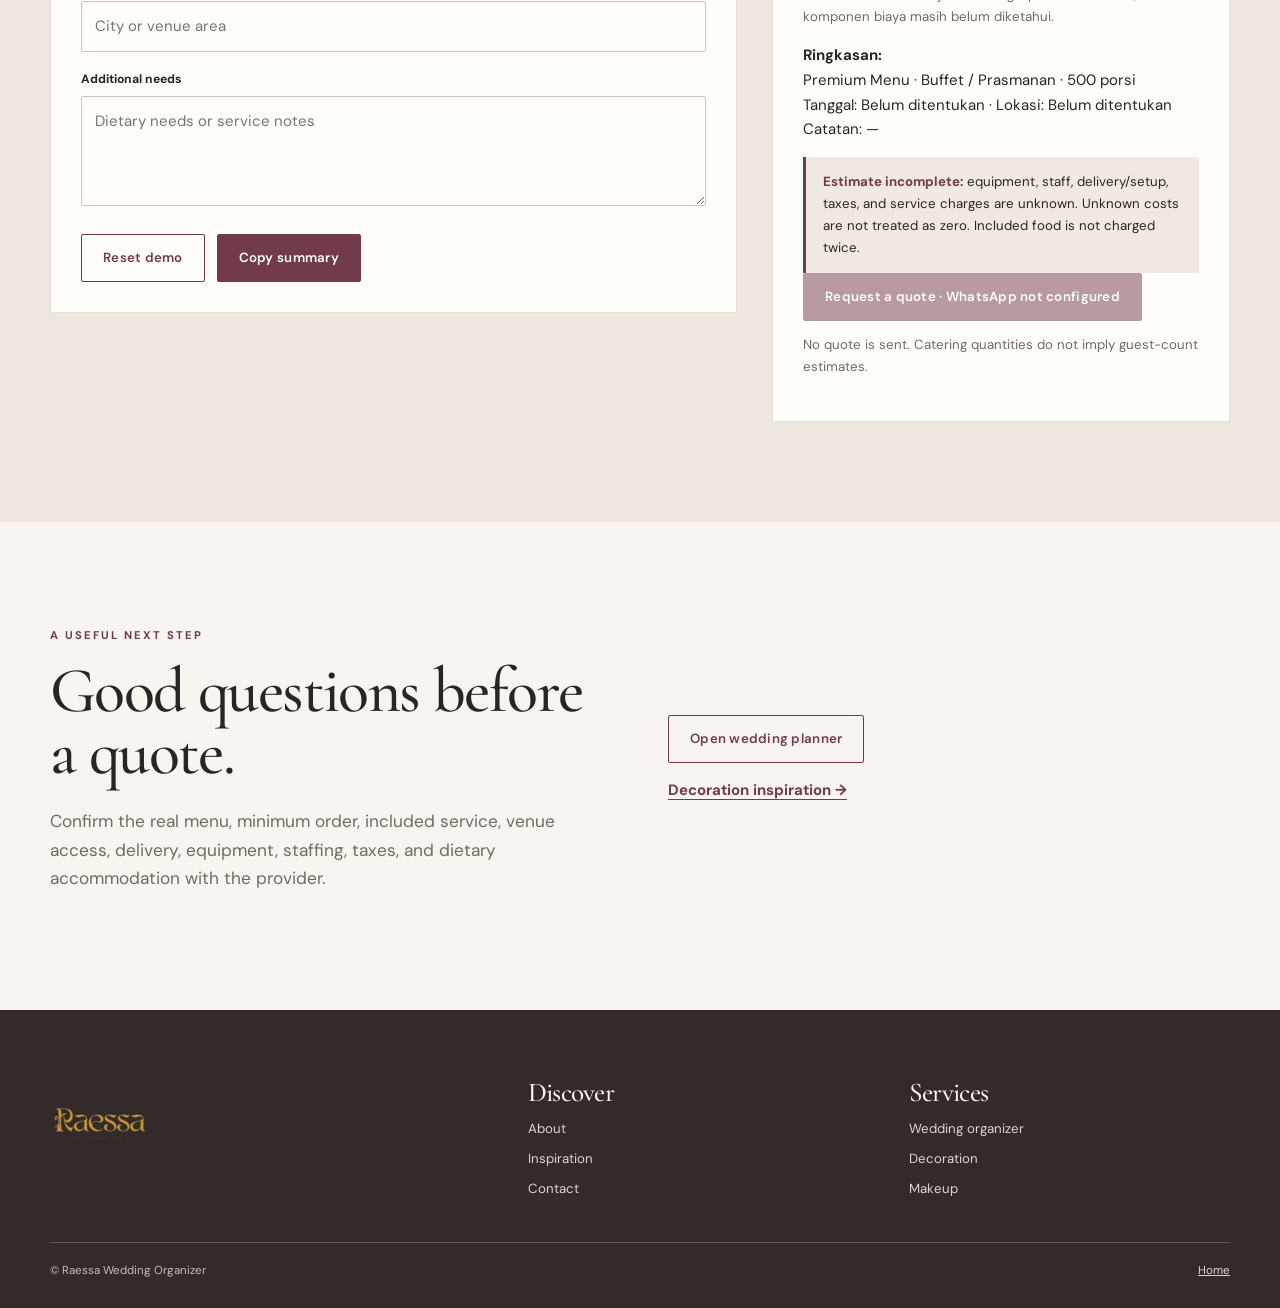
<file: services/catering.html>
<!doctype html>
<html lang="id">

<head>
    <meta charset="utf-8">
    <meta name="viewport" content="width=device-width,initial-scale=1">
    <title>Catering Estimator — Raessa Wedding Organizer</title>
    <meta name="description"
        content="Kalkulator catering demo untuk menguji pilihan porsi, menu, dan model penyajian. Seluruh harga simulasi, bukan penawaran Raessa.">
    <link rel="stylesheet" href="../assets/css/global.css">
    <script defer src="../assets/js/data/catering-prices.js"></script>
    <script defer src="../assets/js/main.js"></script>
    <link rel="icon" type="image/svg+xml" href="../favicon.svg">
</head>

<body><a class="skip-link" href="#main">Lewati ke konten</a>
    <header class="site-header">
        <nav class="nav wrap" aria-label="Navigasi utama">
            <a class="brand" href="index.html">
                <div class="nav-logo">
                    <img src="../assets/images/logo.png" alt="Logo Raessa Wedding Organizer">
                </div>
            </a>
            <button class="menu-toggle" aria-label="Open navigation" aria-expanded="false"
                aria-controls="primary-nav">☰</button>
            <ul class="nav-links" id="primary-nav">
                <li><a href="../index.html">Home</a></li>
                <li><a href="../pages/about.html">About</a></li>
                <li class="nav-services"><button aria-expanded="false">Services</button>
                    <ul class="service-menu">
                        <li><a href="wedding-organizer.html">Wedding Organizer</a></li>
                        <li><a href="decoration.html">Decoration</a></li>
                        <li><a href="makeup.html">Makeup</a></li>
                        <li><a href="gown-attire.html">Gown &amp; Attire</a></li>
                        <li><a href="catering.html">Catering</a></li>
                    </ul>
                </li>
                <li><a href="../pages/portfolio.html">Portfolio</a></li>
                <li><a href="../pages/testimonials.html">Testimonials</a></li>
                <li><a href="../pages/contact.html">Contact</a></li>
                <li><a class="plan-link" href="wedding-organizer.html#planner">Plan your wedding ↗</a></li>
            </ul>
        </nav>
    </header>
    <main id="main">
        <section class="page-hero">
            <div class="wrap hero-grid">
                <div><span class="eyebrow">Catering · interactive demo</span>
                    <h1>Plan the welcome<br>at the table.</h1>
                    <p class="lead">Explore how a portion count and menu choice shape a sample base amount.</p>
                    <p class="small">All package labels, methods, and prices are prototype options and must not be
                        treated as Raessa's offerings.</p><a class="btn" href="#estimator">Open estimator ↓</a>
                </div><img class="page-image" src="../assets/images/cataering.jpg"
                    alt="Penataan meja perayaan, ilustrasi suasana jamuan" fetchpriority="high">
            </div>
        </section>
        <section class="section-tight">
            <div class="wrap"><span class="eyebrow">Prototype menu categories</span>
                <h2>Three directions to explore.</h2>
                <p class="lead">Essential Menu · Signature Menu · Premium Menu are labels for this prototype only.
                    Buffet / Prasmanan and Served Dining are also unverified design options.</p>
            </div>
        </section>
        <section class="section muted-bg" id="estimator">
            <div class="wrap">
                <!-- <div class="demo-warning"><strong>SIMULASI PENGEMBANGAN</strong> — Harga dan paket pada halaman ini hanya data pengujian, bukan penawaran resmi Raessa Wedding Organizer. Harga tidak merepresentasikan harga pasar. Nilai dasar tidak termasuk biaya yang statusnya belum diketahui.</div> -->
                <div class="calculator-layout">
                    <form class="form-panel" data-catering><span class="eyebrow">Estimate inputs</span>
                        <h2>Shape a sample.</h2>
                        <div class="field"><label>Quick quantity presets</label>
                            <div class="preset-row"><button type="button" data-quantity="250" aria-pressed="false">250
                                    portions</button><button type="button" data-quantity="500" aria-pressed="true">500
                                    portions</button><button type="button" data-quantity="1000"
                                    aria-pressed="false">1,000 portions</button></div>
                        </div>
                        <div class="form-grid" style="margin-top:18px">
                            <div class="field"><label for="quantity">Custom portions</label><input id="quantity"
                                    name="quantity" type="number" min="1" max="100000" step="1" value="500"
                                    required><span class="small">Minimum demo quantity: 250 portions.</span></div>
                            <div class="field"><label for="menu">Menu category</label><select id="menu" name="menu">
                                    <option value="essential">Essential Menu</option>
                                    <option value="signature">Signature Menu</option>
                                    <option value="premium" selected>Premium Menu</option>
                                </select></div>
                            <div class="field"><label for="service">Serving style</label><select id="service"
                                    name="service">
                                    <option value="buffet" selected>Buffet / Prasmanan</option>
                                    <option value="served">Served Dining</option>
                                </select></div>
                            <div class="field"><label for="event-date">Event date</label><input type="date"
                                    id="event-date" name="date"></div>
                            <div class="field full"><label for="event-location">Event location</label><input type="text"
                                    id="event-location" name="location" maxlength="120"
                                    placeholder="City or venue area"></div>
                            <div class="field full"><label for="catering-notes">Additional needs</label><textarea
                                    id="catering-notes" name="notes" maxlength="500"
                                    placeholder="Dietary needs or service notes"></textarea></div>
                        </div>
                        <div class="actions"><button class="btn secondary" type="reset">Reset demo</button><button
                                class="btn" type="button" data-catering-copy>Copy summary</button></div>
                    </form>
                    <aside class="summary-panel" aria-live="polite"><span class="eyebrow">Live calculation</span>
                        <h3>Sample breakdown</h3>
                        <div id="catering-summary"></div>
                        <div class="notice"><strong>Estimate incomplete:</strong> equipment, staff, delivery/setup,
                            taxes, and service charges are unknown. Unknown costs are not treated as zero. Included food
                            is not charged twice.</div><button class="btn" type="button" data-disabled-contact
                            aria-disabled="true" disabled>Request a quote · WhatsApp not configured</button>
                        <p class="small">No quote is sent. Catering quantities do not imply guest-count estimates.</p>
                    </aside>
                </div>
            </div>
        </section>
        <section class="section">
            <div class="wrap split">
                <div><span class="eyebrow">A useful next step</span>
                    <h2>Good questions before a quote.</h2>
                    <p class="lead">Confirm the real menu, minimum order, included service, venue access, delivery,
                        equipment, staffing, taxes, and dietary accommodation with the provider.</p>
                </div>
                <div><a class="btn secondary" href="wedding-organizer.html#planner">Open wedding planner</a>
                    <p><a class="text-link" href="decoration.html">Decoration inspiration →</a></p>
                </div>
            </div>
        </section>
    </main>
    <footer class="site-footer">
        <div class="wrap footer-grid">
            <div>
                <a class="brand" href="index.html">
                    <div class="nav-logo">
                        <img src="../assets/images/logo.png" alt="Logo Raessa Wedding Organizer">
                    </div>
                </a>
            </div>
            <div>
                <h3>Discover</h3>
                <ul class="footer-links">
                    <li><a href="../pages/about.html">About</a></li>
                    <li><a href="../pages/portfolio.html">Inspiration</a></li>
                    <li><a href="../pages/contact.html">Contact</a></li>
                </ul>
            </div>
            <div>
                <h3>Services</h3>
                <ul class="footer-links">
                    <li><a href="wedding-organizer.html">Wedding organizer</a></li>
                    <li><a href="decoration.html">Decoration</a></li>
                    <li><a href="makeup.html">Makeup</a></li>
                </ul>
            </div>
        </div>
        <div class="wrap footer-bottom"><span>© Raessa Wedding Organizer</span><a
                href="../index.html">Home</a></div>
    </footer>
    <div class="toast" role="status" aria-live="polite"></div>
</body>

</html>
</file>
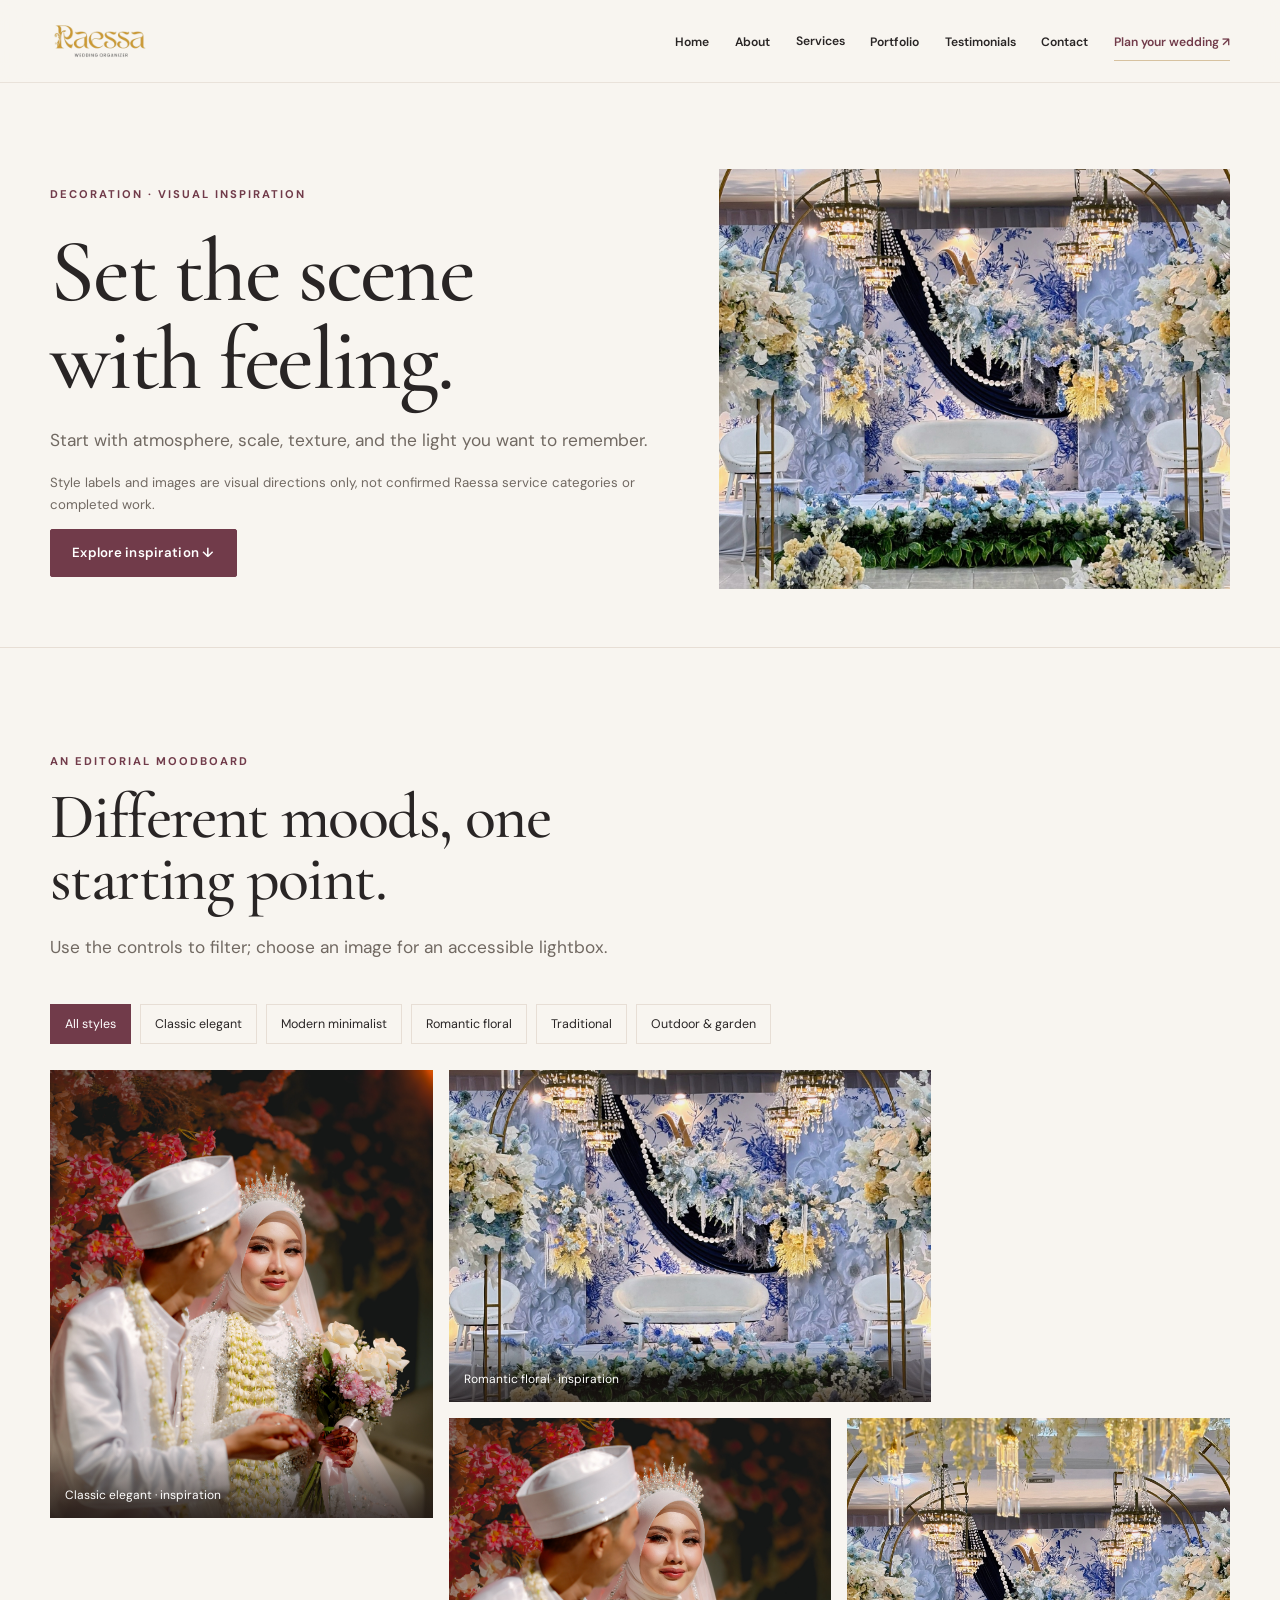
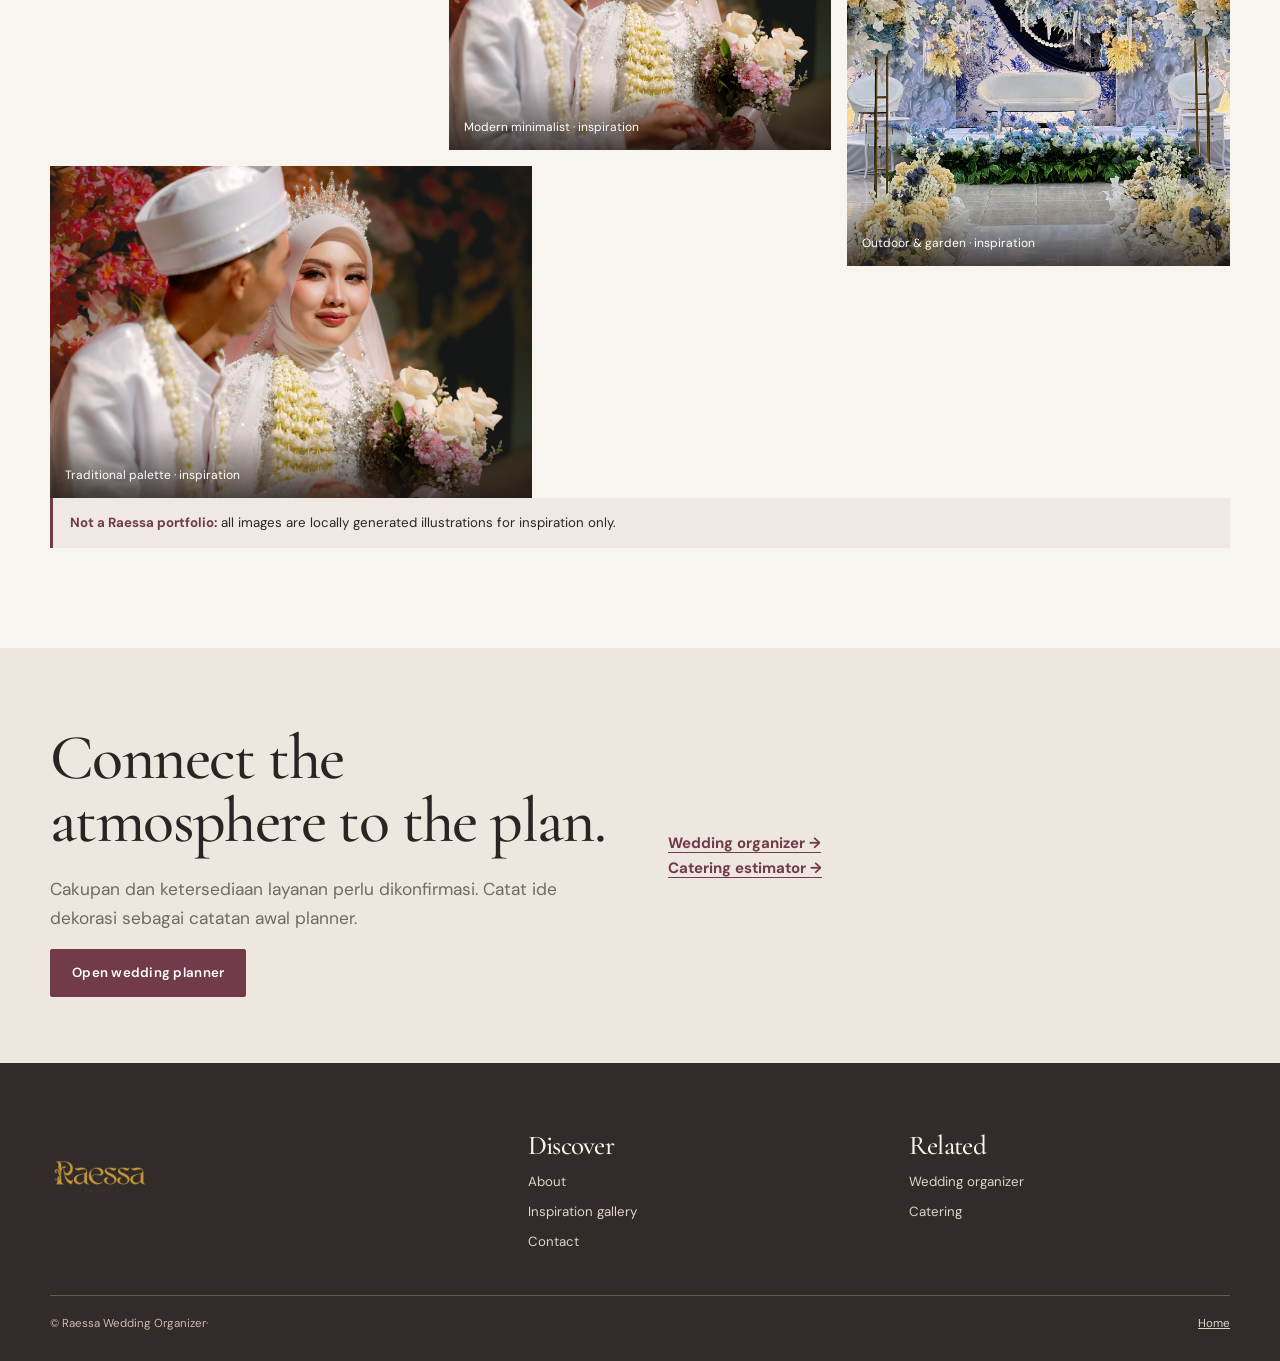
<file: services/decoration.html>
<!doctype html>
<html lang="id">

<head>
    <meta charset="utf-8">
    <meta name="viewport" content="width=device-width,initial-scale=1">
    <title>Decoration Inspiration — Raessa</title>
    <meta name="description"
        content="Galeri editorial visual inspirasi dekorasi pernikahan, dengan filter dan lightbox keyboard-friendly. Bukan portofolio Raessa.">
    <link rel="stylesheet" href="../assets/css/global.css">
    <script defer src="../assets/js/main.js"></script>
    <link rel="icon" type="image/svg+xml" href="">
</head>

<body><a class="skip-link" href="#main">Lewati ke konten</a>
    <header class="site-header">
        <nav class="nav wrap" aria-label="Navigasi utama">
            <a class="brand" href="index.html">
                <div class="nav-logo">
                    <img src="../assets/images/logo.png" alt="Logo Raessa Wedding Organizer">
                </div>
            </a>
            <button class="menu-toggle" aria-label="Open navigation" aria-expanded="false"
                aria-controls="primary-nav">☰</button>
            <ul class="nav-links" id="primary-nav">
                <li><a href="../index.html">Home</a></li>
                <li><a href="../pages/about.html">About</a></li>
                <li class="nav-services"><button aria-expanded="false">Services</button>
                    <ul class="service-menu">
                        <li><a href="wedding-organizer.html">Wedding Organizer</a></li>
                        <li><a href="decoration.html">Decoration</a></li>
                        <li><a href="makeup.html">Makeup</a></li>
                        <li><a href="gown-attire.html">Gown &amp; Attire</a></li>
                        <li><a href="catering.html">Catering</a></li>
                    </ul>
                </li>
                <li><a href="../pages/portfolio.html">Portfolio</a></li>
                <li><a href="../pages/testimonials.html">Testimonials</a></li>
                <li><a href="../pages/contact.html">Contact</a></li>
                <li><a class="plan-link" href="wedding-organizer.html#planner">Plan your wedding ↗</a></li>
            </ul>
        </nav>
    </header>
    <main id="main">
        <section class="page-hero">
            <div class="wrap hero-grid">
                <div><span class="eyebrow">Decoration · visual inspiration</span>
                    <h1>Set the scene<br>with feeling.</h1>
                    <p class="lead">Start with atmosphere, scale, texture, and the light you want to remember.</p>
                    <p class="small">Style labels and images are visual directions only, not confirmed Raessa service
                        categories or completed work.</p><a class="btn" href="#gallery">Explore inspiration ↓</a>
                </div><img class="page-image" src="../assets/images/inspiration-florals.jpg"
                    alt="Lengkung taman dengan rangkaian bunga putih sebagai inspirasi dekorasi">
            </div>
        </section>
        <section class="section" id="gallery">
            <div class="wrap">
                <div class="section-head"><span class="eyebrow">An editorial moodboard</span>
                    <h2>Different moods, one starting point.</h2>
                    <p class="lead">Use the controls to filter; choose an image for an accessible lightbox.</p>
                </div>
                <div class="gallery-filters" data-filter-group aria-label="Filter decoration inspiration"><button
                        class="filter-btn" data-filter="all" aria-pressed="true">All styles</button><button
                        class="filter-btn" data-filter="classic" aria-pressed="false">Classic elegant</button><button
                        class="filter-btn" data-filter="modern" aria-pressed="false">Modern minimalist</button><button
                        class="filter-btn" data-filter="romantic" aria-pressed="false">Romantic floral</button><button
                        class="filter-btn" data-filter="traditional" aria-pressed="false">Traditional</button><button
                        class="filter-btn" data-filter="outdoor" aria-pressed="false">Outdoor &amp; garden</button>
                </div>
                <div class="gallery"><button class="gallery-item" data-category="classic"
                        data-caption="Classic elegant · generated visual inspiration"><img
                            src="../assets/images/inspiration-ceremony.jpg"
                            alt="Meja upacara dengan lilin champagne dan bunga ivory, inspirasi klasik" loading="lazy">
                        <figcaption>Classic elegant · inspiration</figcaption>
                    </button><button class="gallery-item" data-category="romantic"
                        data-caption="Romantic floral · generated visual inspiration"><img
                            src="../assets/images/inspiration-florals.jpg"
                            alt="Bunga putih dan foliage pada lengkung, inspirasi floral romantis" loading="lazy">
                        <figcaption>Romantic floral · inspiration</figcaption>
                    </button><button class="gallery-item" data-category="modern"
                        data-caption="Modern minimalist · generated visual inspiration"><img
                            src="../assets/images/inspiration-ceremony.jpg"
                            alt="Komposisi meja minimalis, visual inspirasi" loading="lazy">
                        <figcaption>Modern minimalist · inspiration</figcaption>
                    </button><button class="gallery-item" data-category="outdoor"
                        data-caption="Outdoor garden · generated visual inspiration"><img
                            src="../assets/images/inspiration-florals.jpg"
                            alt="Rangkaian bunga di taman terbuka, visual inspirasi outdoor" loading="lazy">
                        <figcaption>Outdoor &amp; garden · inspiration</figcaption>
                    </button><button class="gallery-item" data-category="traditional"
                        data-caption="Traditional palette · generated visual inspiration"><img
                            src="../assets/images/inspiration-ceremony.jpg"
                            alt="Palet hangat pada meja perayaan, inspirasi tradisional" loading="lazy">
                        <figcaption>Traditional palette · inspiration</figcaption>
                    </button></div>
                <div class="notice"><strong>Not a Raessa portfolio:</strong> all images are locally generated
                    illustrations for inspiration only.</div>
            </div>
        </section>
        <section class="section-tight muted-bg">
            <div class="wrap split">
                <div>
                    <h2>Connect the atmosphere to the plan.</h2>
                    <p class="lead">Cakupan dan ketersediaan layanan perlu dikonfirmasi. Catat ide dekorasi sebagai
                        catatan awal planner.</p><a class="btn" href="wedding-organizer.html#planner">Open wedding
                        planner</a>
                </div>
                <div><a class="text-link" href="wedding-organizer.html">Wedding organizer →</a><br><a class="text-link"
                        href="catering.html">Catering estimator →</a></div>
            </div>
        </section>
    </main>
    <div class="lightbox" role="dialog" aria-modal="true" aria-label="Decoration inspiration image" aria-hidden="true">
        <button class="lightbox-close" aria-label="Close image">×</button><button class="lightbox-prev"
            aria-label="Previous image">‹</button><img src="../assets/images/inspiration-florals.jpg" alt=""><button
            class="lightbox-next" aria-label="Next image">›</button>
        <p class="lightbox-caption"></p>
    </div>
    <footer class="site-footer">
        <div class="wrap footer-grid">
            <div>
                <a class="brand" href="index.html">
                    <div class="nav-logo">
                        <img src="../assets/images/logo.png" alt="Logo Raessa Wedding Organizer">
                    </div>
                </a>
            </div>
            <div>
                <h3>Discover</h3>
                <ul class="footer-links">
                    <li><a href="../pages/about.html">About</a></li>
                    <li><a href="../pages/portfolio.html">Inspiration gallery</a></li>
                    <li><a href="../pages/contact.html">Contact</a></li>
                </ul>
            </div>
            <div>
                <h3>Related</h3>
                <ul class="footer-links">
                    <li><a href="wedding-organizer.html">Wedding organizer</a></li>
                    <li><a href="catering.html">Catering</a></li>
                </ul>
            </div>
        </div>
        <div class="wrap footer-bottom"><span>© Raessa Wedding Organizer·</span>
            <a href="../index.html">Home</a>
        </div>
    </footer>
    <div class="toast" role="status" aria-live="polite"></div>
</body>

</html>
</file>
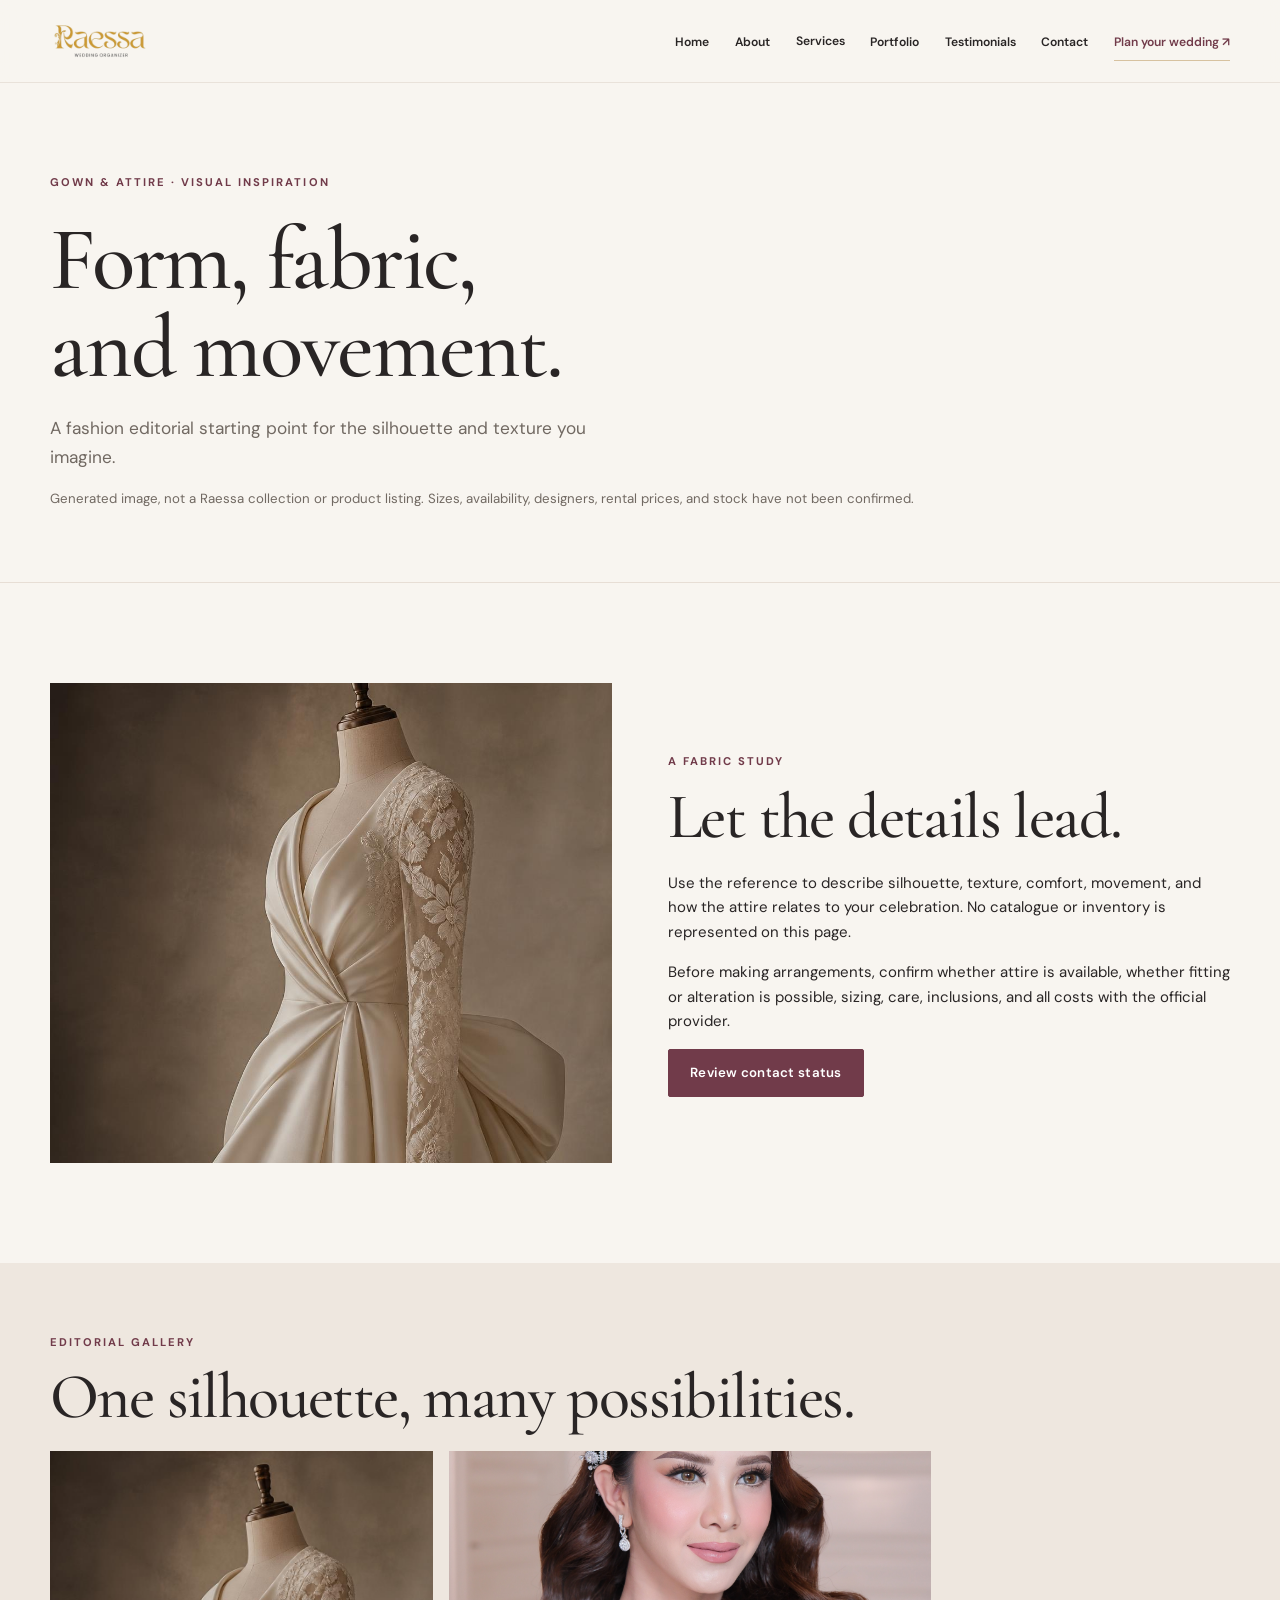
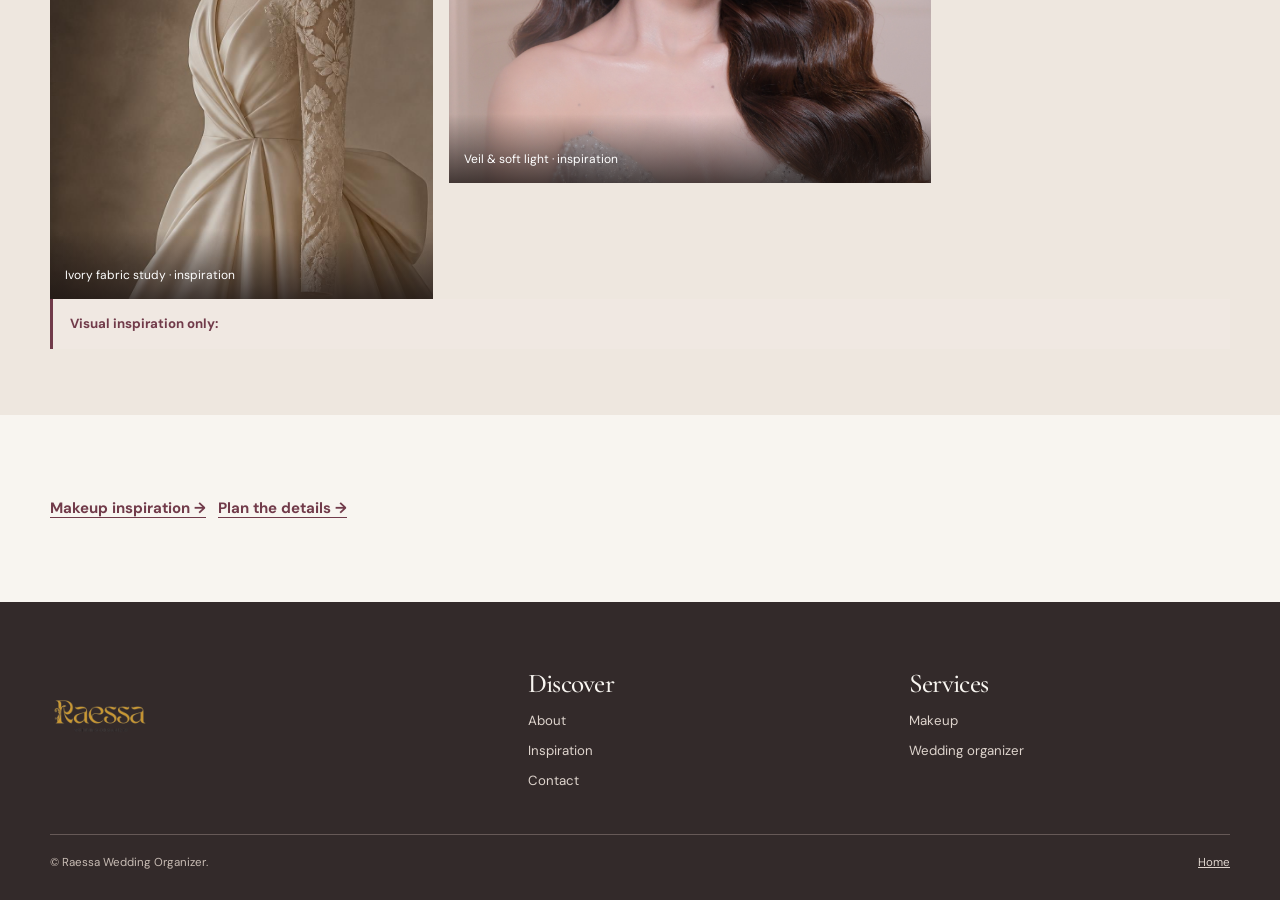
<file: services/gown-attire.html>
<!doctype html>
<html lang="id">

<head>
    <meta charset="utf-8">
    <meta name="viewport" content="width=device-width,initial-scale=1">
    <title>Gown &amp; Attire Inspiration — Raessa</title>
    <meta name="description"
        content="Fashion editorial visual inspirasi busana pengantin. Ketersediaan koleksi, ukuran, desainer, harga, dan stok tidak diklaim.">
    <link rel="stylesheet" href="../assets/css/global.css">
    <script defer src="../assets/js/main.js"></script>
    <link rel="icon" type="image/svg+xml" href="../favicon.svg">
</head>

<body><a class="skip-link" href="#main">Lewati ke konten</a>
    <header class="site-header">
        <nav class="nav wrap" aria-label="Navigasi utama">
            <a class="brand" href="index.html">
                <div class="nav-logo">
                    <img src="../assets/images/logo.png" alt="Logo Raessa Wedding Organizer">
                </div>
            </a>
            <button class="menu-toggle" aria-label="Open navigation" aria-expanded="false"
                aria-controls="primary-nav">☰</button>
            <ul class="nav-links" id="primary-nav">
                <li><a href="../index.html">Home</a></li>
                <li><a href="../pages/about.html">About</a></li>
                <li class="nav-services"><button aria-expanded="false">Services</button>
                    <ul class="service-menu">
                        <li><a href="wedding-organizer.html">Wedding Organizer</a></li>
                        <li><a href="decoration.html">Decoration</a></li>
                        <li><a href="makeup.html">Makeup</a></li>
                        <li><a href="gown-attire.html">Gown &amp; Attire</a></li>
                        <li><a href="catering.html">Catering</a></li>
                    </ul>
                </li>
                <li><a href="../pages/portfolio.html">Portfolio</a></li>
                <li><a href="../pages/testimonials.html">Testimonials</a></li>
                <li><a href="../pages/contact.html">Contact</a></li>
                <li><a class="plan-link" href="wedding-organizer.html#planner">Plan your wedding ↗</a></li>
            </ul>
        </nav>
    </header>
    <main id="main">
        <section class="page-hero">
            <div class="wrap"><span class="eyebrow">Gown &amp; attire · visual inspiration</span>
                <h1>Form, fabric,<br>and movement.</h1>
                <p class="lead">A fashion editorial starting point for the silhouette and texture you imagine.</p>
                <p class="small">Generated image, not a Raessa collection or product listing. Sizes, availability,
                    designers, rental prices, and stock have not been confirmed.</p>
            </div>
        </section>
        <section class="section">
            <div class="wrap split"><img src="../assets/images/inspiration-gown.jpg"
                    alt="Gaun ivory dengan detail kain pada mannequin, visual inspirasi busana">
                <div><span class="eyebrow">A fabric study</span>
                    <h2>Let the details lead.</h2>
                    <p>Use the reference to describe silhouette, texture, comfort, movement, and how the attire relates
                        to your celebration. No catalogue or inventory is represented on this page.</p>
                    <p>Before making arrangements, confirm whether attire is available, whether fitting or alteration is
                        possible, sizing, care, inclusions, and all costs with the official provider.</p><a class="btn"
                        href="../pages/contact.html">Review contact status</a>
                </div>
            </div>
        </section>
        <section class="section-tight muted-bg">
            <div class="wrap"><span class="eyebrow">Editorial gallery</span>
                <h2>One silhouette, many possibilities.</h2>
                <div class="gallery"><button class="gallery-item" data-category="attire"
                        data-caption="Ivory fabric study · generated visual inspiration"><img
                            src="../assets/images/inspiration-gown.jpg"
                            alt="Detail gaun ivory pada mannequin, ilustrasi inspirasi" loading="lazy">
                        <figcaption>Ivory fabric study · inspiration</figcaption>
                    </button><button class="gallery-item" data-category="attire"
                        data-caption="Veil and soft light · generated visual inspiration"><img
                            src="../assets/images/inspiration-beauty.jpg"
                            alt="Veil pengantin dalam pencahayaan lembut, visual inspirasi" loading="lazy">
                        <figcaption>Veil &amp; soft light · inspiration</figcaption>
                    </button></div>
                <div class="notice"><strong>Visual inspiration only:</strong></div>
            </div>
        </section>
        <section class="section-tight">
            <div class="wrap">
                <p><a class="text-link" href="makeup.html">Makeup inspiration →</a> &nbsp; <a class="text-link"
                        href="wedding-organizer.html#planner">Plan the details →</a></p>
            </div>
        </section>
    </main>
    <div class="lightbox" role="dialog" aria-modal="true" aria-label="Attire inspiration image" aria-hidden="true">
        <button class="lightbox-close" aria-label="Close image">×</button><button class="lightbox-prev"
            aria-label="Previous image">‹</button><img src="../assets/images/inspiration-gown.jpg" alt=""><button
            class="lightbox-next" aria-label="Next image">›</button>
        <p class="lightbox-caption"></p>
    </div>
    <footer class="site-footer">
        <div class="wrap footer-grid">
            <div>
                <a class="brand" href="index.html">
                    <div class="nav-logo">
                        <img src="../assets/images/logo.png" alt="Logo Raessa Wedding Organizer">
                    </div>
                </a>
            </div>
            <div>
                <h3>Discover</h3>
                <ul class="footer-links">
                    <li><a href="../pages/about.html">About</a></li>
                    <li><a href="../pages/portfolio.html">Inspiration</a></li>
                    <li><a href="../pages/contact.html">Contact</a></li>
                </ul>
            </div>
            <div>
                <h3>Services</h3>
                <ul class="footer-links">
                    <li><a href="makeup.html">Makeup</a></li>
                    <li><a href="wedding-organizer.html">Wedding organizer</a></li>
                </ul>
            </div>
        </div>
        <div class="wrap footer-bottom"><span>© Raessa Wedding Organizer.</span>
            <a href="../index.html">Home</a></div>
    </footer>
    <div class="toast" role="status" aria-live="polite"></div>
</body>

</html>
</file>
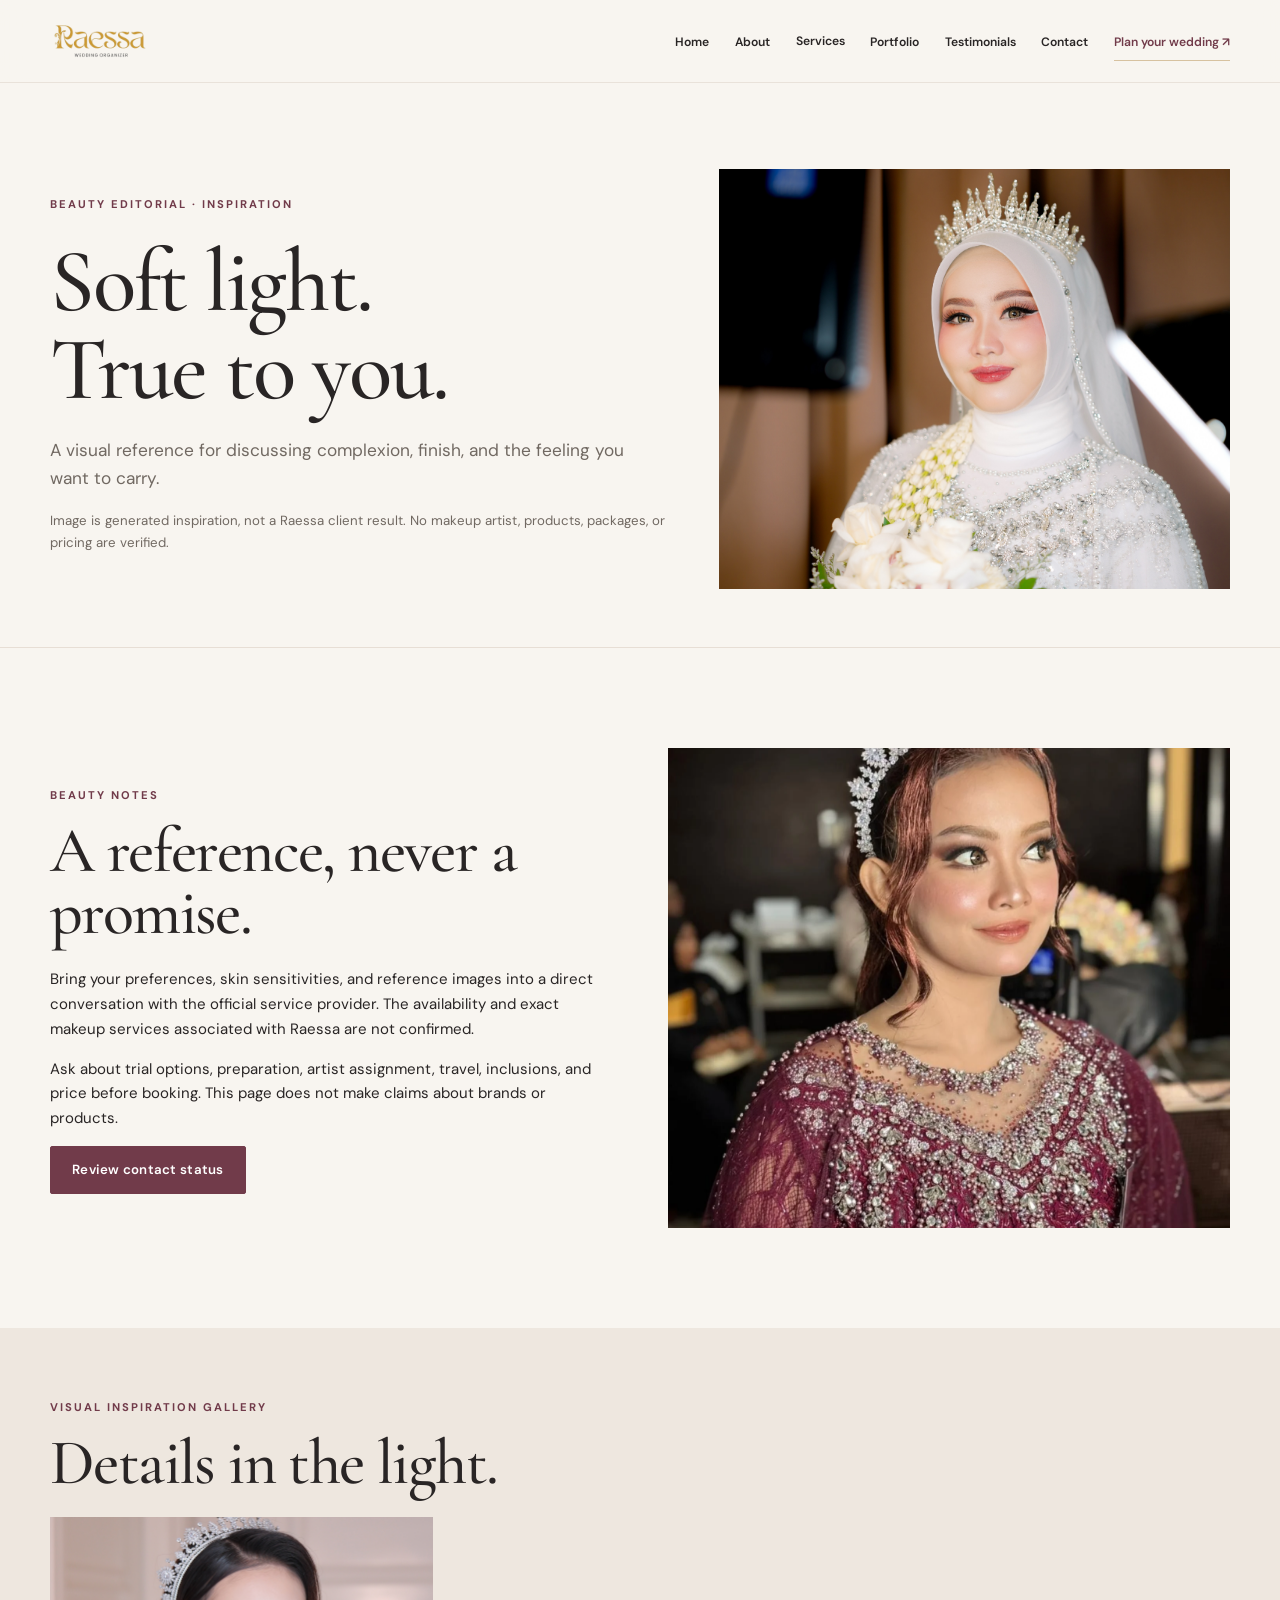
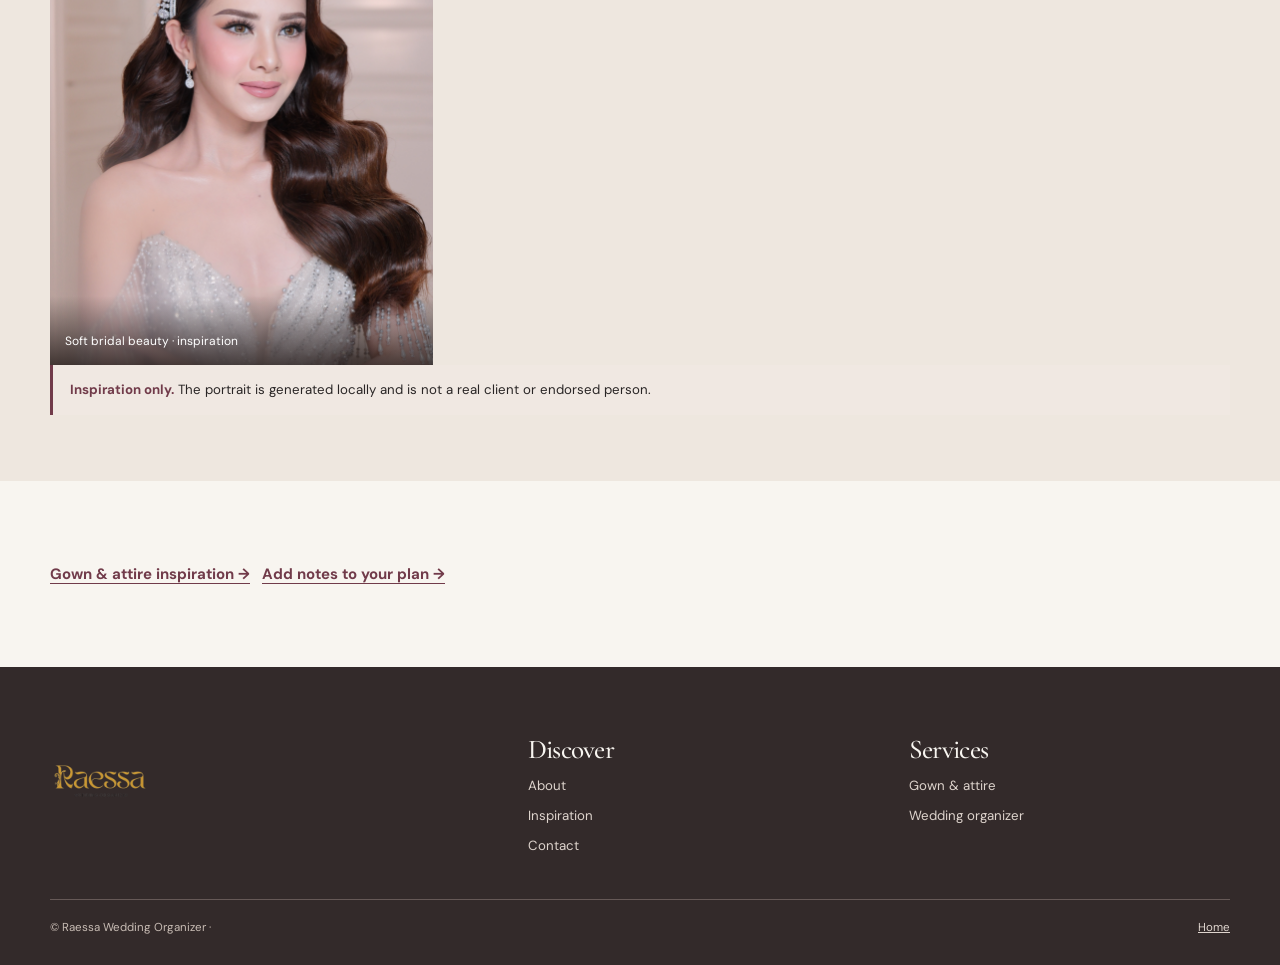
<file: services/makeup.html>
<!doctype html>
<html lang="id">

<head>
    <meta charset="utf-8">
    <meta name="viewport" content="width=device-width,initial-scale=1">
    <title>Makeup Inspiration — Raessa Wedding Organizer</title>
    <meta name="description"
        content="Beauty editorial visual inspirasi makeup pengantin. Tidak ada MUA, paket, harga, atau layanan yang belum diverifikasi diklaim.">
    <link rel="stylesheet" href="../assets/css/global.css">
    <script defer src="../assets/js/main.js"></script>
    <link rel="icon" type="image/svg+xml" href="../favicon.svg">
</head>

<body><a class="skip-link" href="#main">Lewati ke konten</a>
    <header class="site-header">
        <nav class="nav wrap" aria-label="Navigasi utama">
            <a class="brand" href="index.html">
                <div class="nav-logo">
                    <img src="../assets/images/logo.png" alt="Logo Raessa Wedding Organizer">
                </div>
            </a>
            <button class="menu-toggle" aria-label="Open navigation" aria-expanded="false"
                aria-controls="primary-nav">☰</button>
            <ul class="nav-links" id="primary-nav">
                <li><a href="../index.html">Home</a></li>
                <li><a href="../pages/about.html">About</a></li>
                <li class="nav-services"><button aria-expanded="false">Services</button>
                    <ul class="service-menu">
                        <li><a href="wedding-organizer.html">Wedding Organizer</a></li>
                        <li><a href="decoration.html">Decoration</a></li>
                        <li><a href="makeup.html">Makeup</a></li>
                        <li><a href="gown-attire.html">Gown &amp; Attire</a></li>
                        <li><a href="catering.html">Catering</a></li>
                    </ul>
                </li>
                <li><a href="../pages/portfolio.html">Portfolio</a></li>
                <li><a href="../pages/testimonials.html">Testimonials</a></li>
                <li><a href="../pages/contact.html">Contact</a></li>
                <li><a class="plan-link" href="wedding-organizer.html#planner">Plan your wedding ↗</a></li>
            </ul>
        </nav>
    </header>
    <main id="main">
        <section class="page-hero">
            <div class="wrap hero-grid">
                <div><span class="eyebrow">Beauty editorial · inspiration</span>
                    <h1>Soft light.<br>True to you.</h1>
                    <p class="lead">A visual reference for discussing complexion, finish, and the feeling you want to
                        carry.</p>
                    <p class="small">Image is generated inspiration, not a Raessa client result. No makeup artist,
                        products, packages, or pricing are verified.</p>
                </div><img class="page-image" src="../assets/images/Make-up.jpg"
                    alt="Potret editorial anonim dengan rias pengantin natural, visual inspirasi">
            </div>
        </section>
        <section class="section">
            <div class="wrap split">
                <div><span class="eyebrow">Beauty notes</span>
                    <h2>A reference, never a promise.</h2>
                    <p>Bring your preferences, skin sensitivities, and reference images into a direct conversation with
                        the official service provider. The availability and exact makeup services associated with Raessa
                        are not confirmed.</p>
                    <p>Ask about trial options, preparation, artist assignment, travel, inclusions, and price before
                        booking. This page does not make claims about brands or products.</p><a class="btn"
                        href="../pages/contact.html">Review contact status</a>
                </div><img src="../assets/images/inspiration-beuty2.webp"
                    alt="Detail riasan pengantin natural dalam pencahayaan lembut, ilustrasi inspirasi" loading="lazy">
            </div>
        </section>
        <section class="section-tight muted-bg">
            <div class="wrap"><span class="eyebrow">Visual inspiration gallery</span>
                <h2>Details in the light.</h2>
                <div class="gallery"><button class="gallery-item" data-category="beauty"
                        data-caption="Soft bridal beauty · generated visual inspiration"><img
                            src="../assets/images/inspiration-beauty.jpg"
                            alt="Rias pengantin lembut dan veil, visual inspirasi" loading="lazy">
                        <figcaption>Soft bridal beauty · inspiration</figcaption>
                    </button></div>
                <div class="notice"><strong>Inspiration only.</strong> The portrait is generated locally and is not a
                    real client or endorsed person.</div>
            </div>
        </section>
        <section class="section-tight">
            <div class="wrap">
                <p><a class="text-link" href="gown-attire.html">Gown &amp; attire inspiration →</a> &nbsp; <a
                        class="text-link" href="wedding-organizer.html#planner">Add notes to your plan →</a></p>
            </div>
        </section>
    </main>
    <div class="lightbox" role="dialog" aria-modal="true" aria-label="Beauty inspiration image" aria-hidden="true">
        <button class="lightbox-close" aria-label="Close image">×</button><button class="lightbox-prev"
            aria-label="Previous image">‹</button><img src="../assets/images/inspiration-beauty.jpg" alt=""><button
            class="lightbox-next" aria-label="Next image">›</button>
        <p class="lightbox-caption"></p>
    </div>
    <footer class="site-footer">
        <div class="wrap footer-grid">
            <div>
                <a class="brand" href="index.html">
                    <div class="nav-logo">
                        <img src="../assets/images/logo.png" alt="Logo Raessa Wedding Organizer">
                    </div>
                </a>
            </div>
            <div>
                <h3>Discover</h3>
                <ul class="footer-links">
                    <li><a href="../pages/about.html">About</a></li>
                    <li><a href="../pages/portfolio.html">Inspiration</a></li>
                    <li><a href="../pages/contact.html">Contact</a></li>
                </ul>
            </div>
            <div>
                <h3>Services</h3>
                <ul class="footer-links">
                    <li><a href="gown-attire.html">Gown &amp; attire</a></li>
                    <li><a href="wedding-organizer.html">Wedding organizer</a></li>
                </ul>
            </div>
        </div>
        <div class="wrap footer-bottom"><span>© Raessa Wedding Organizer ·</span>
            <a href="../index.html">Home</a></div>
    </footer>
    <div class="toast" role="status" aria-live="polite"></div>
</body>

</html>
</file>
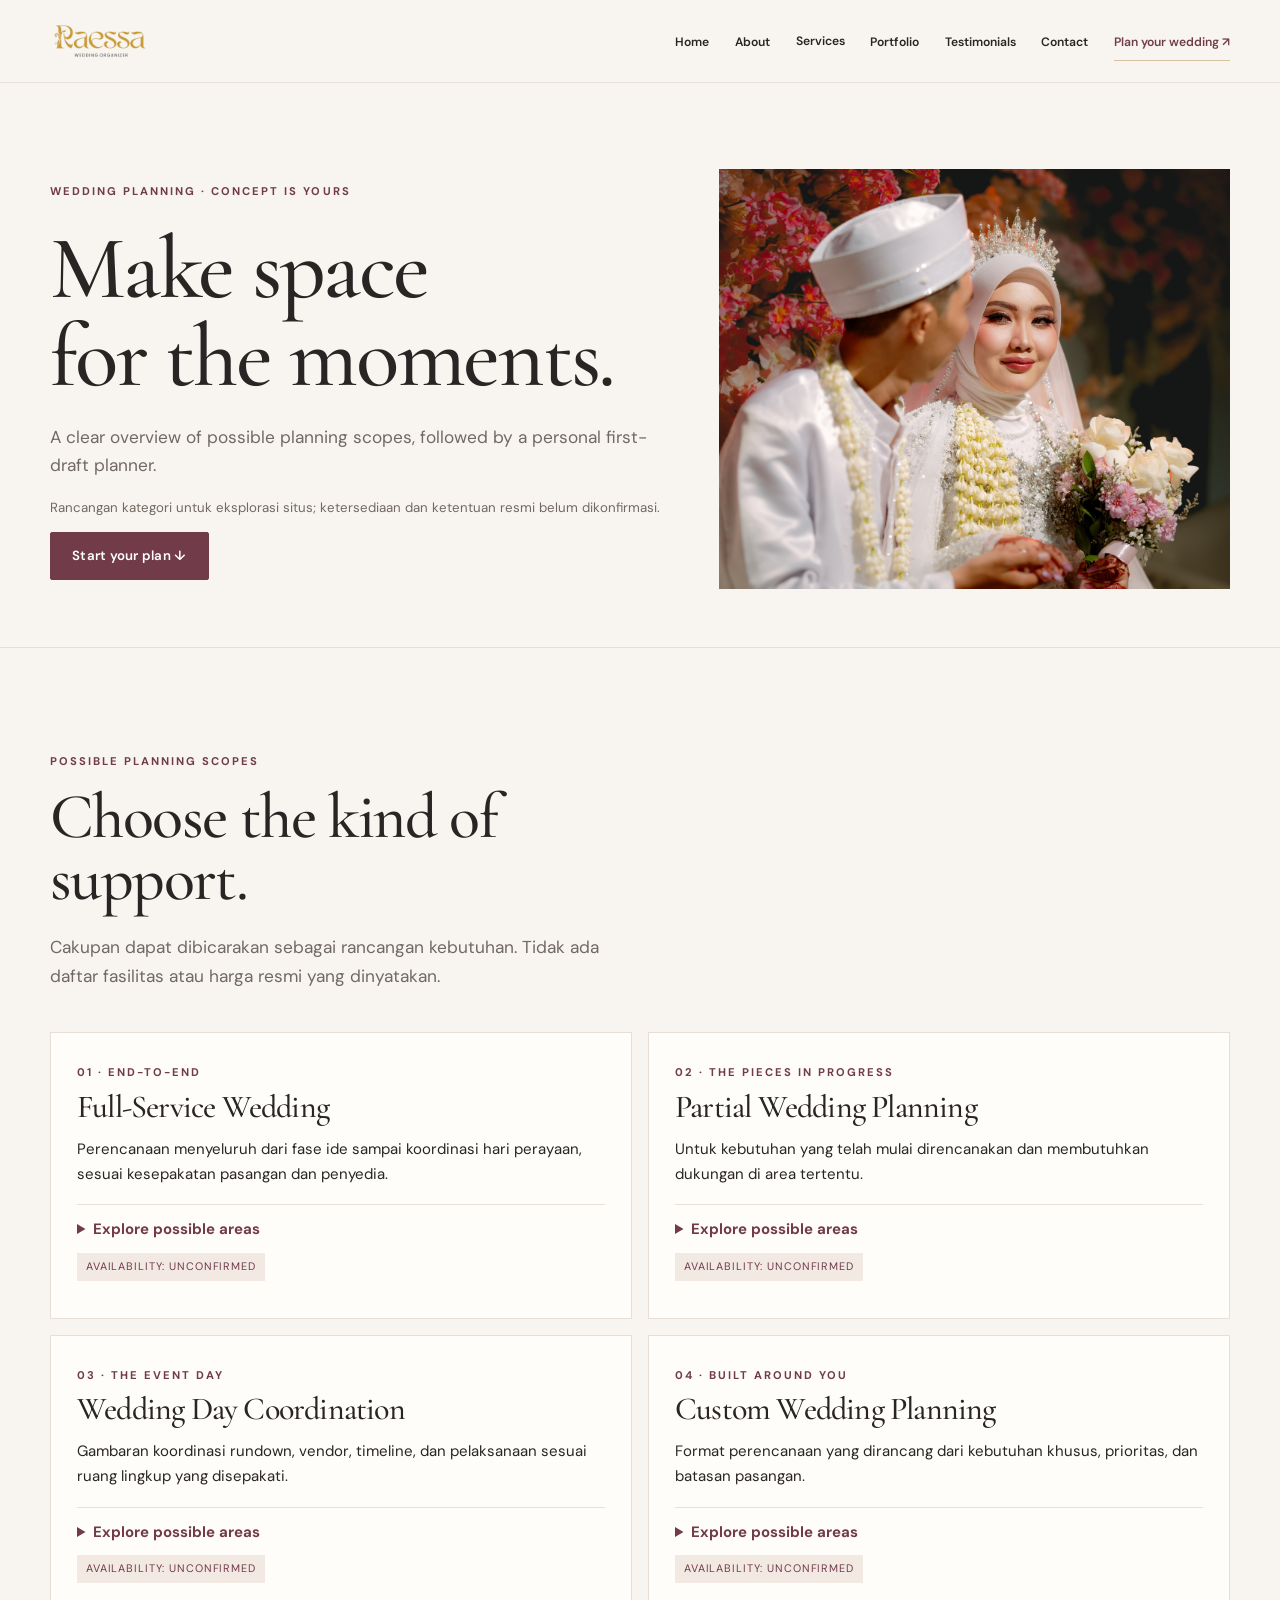
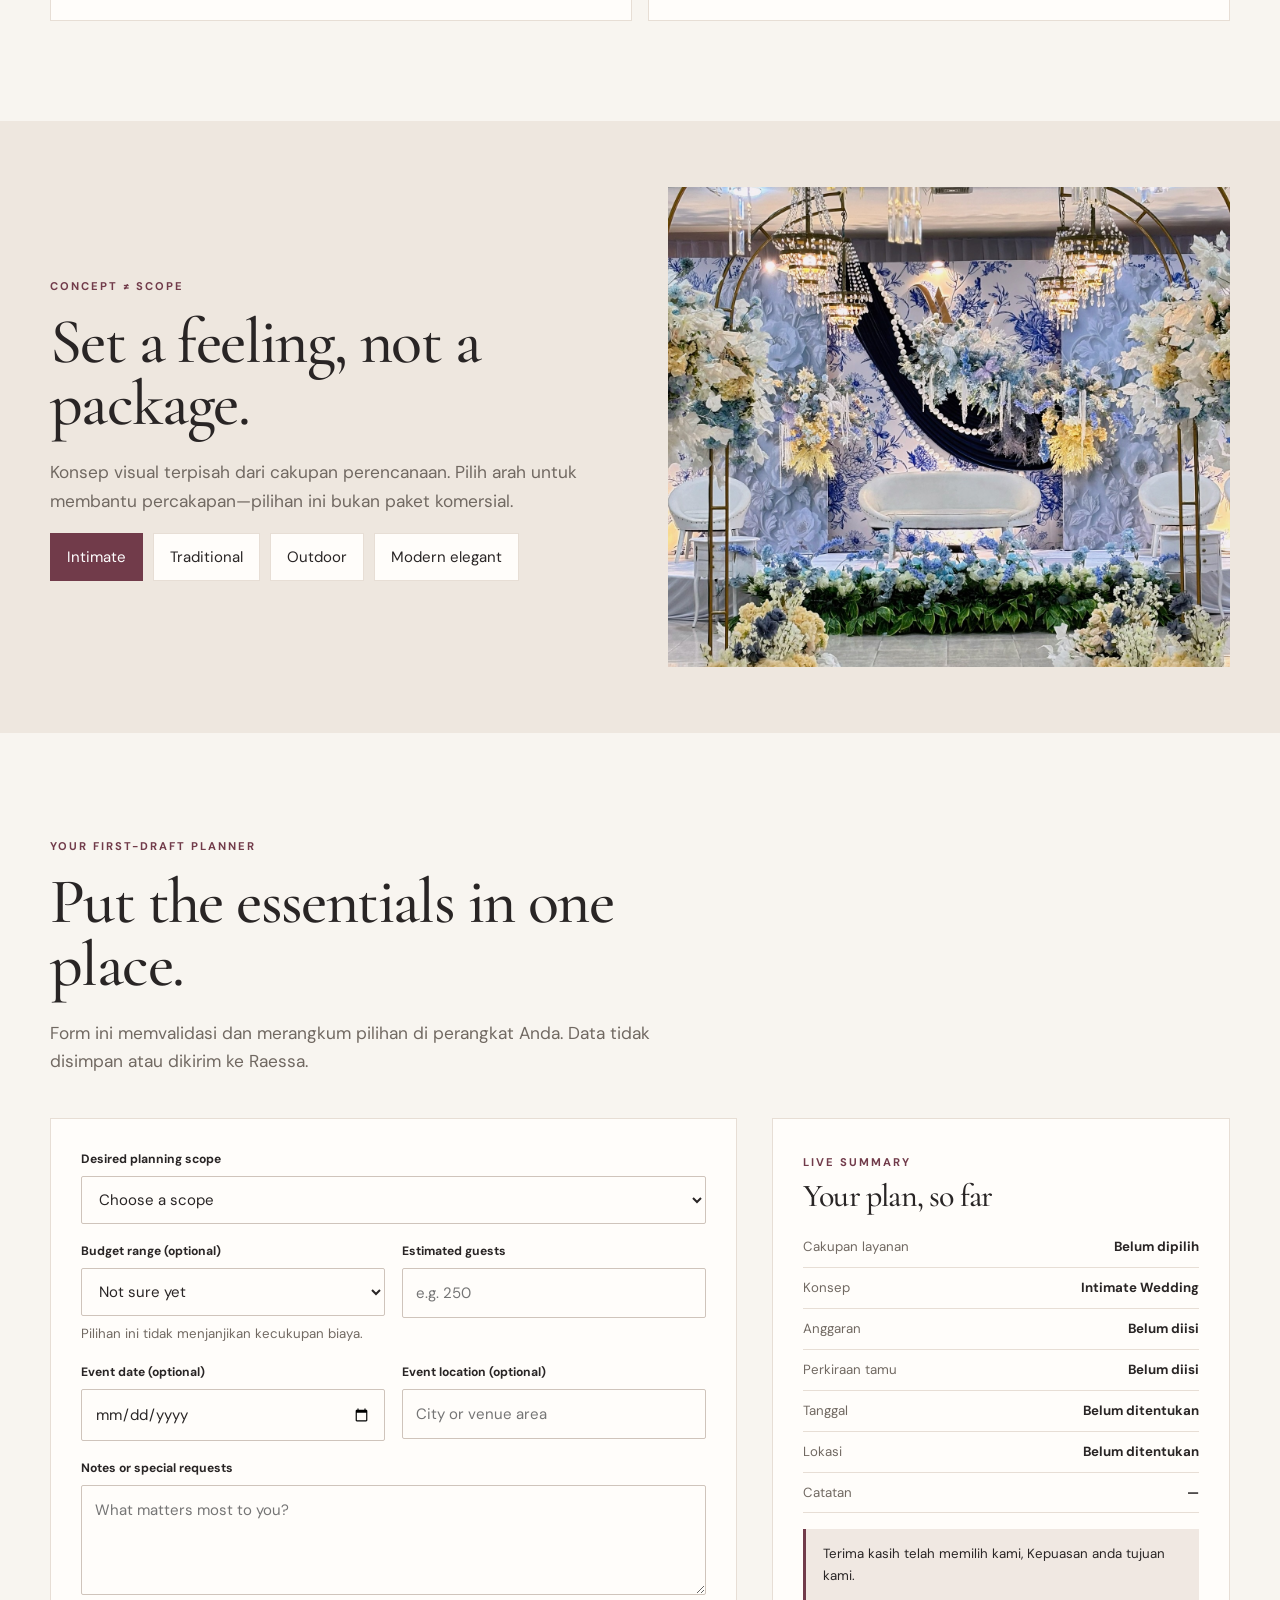
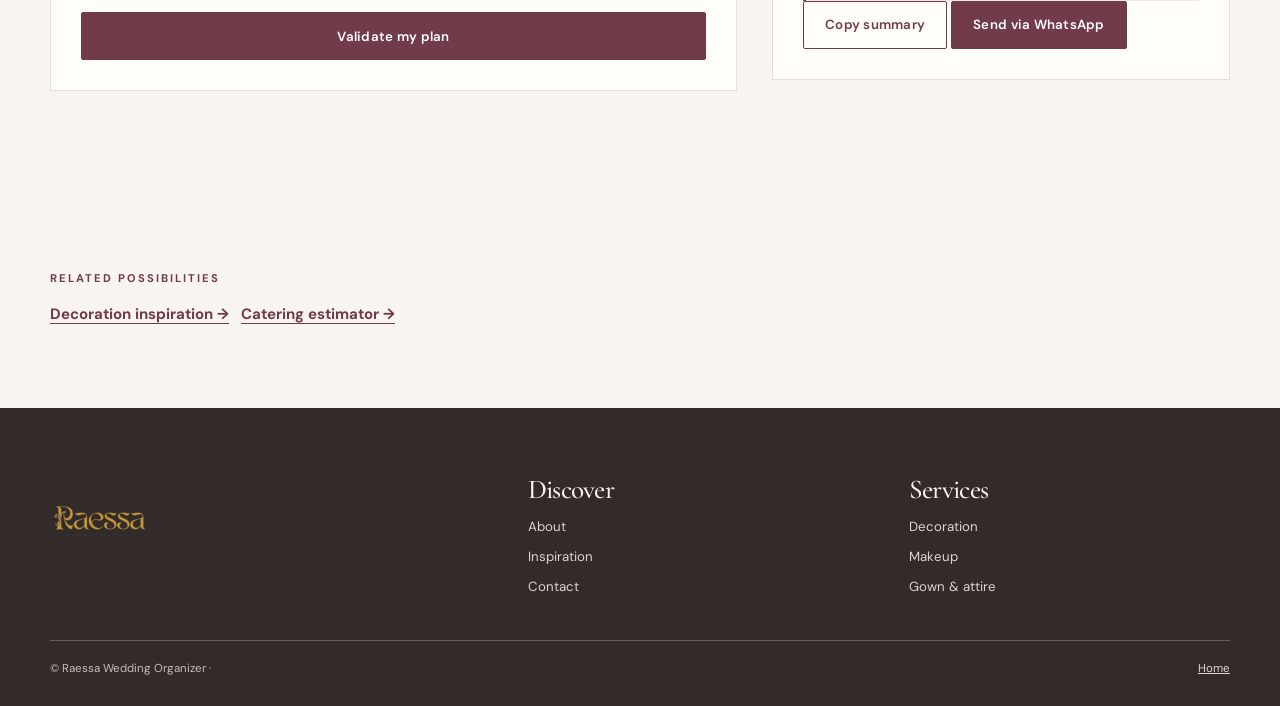
<file: services/wedding-organizer.html>
<!doctype html>
<html lang="id">

<head>
    <meta charset="utf-8">
    <meta name="viewport" content="width=device-width,initial-scale=1">
    <title>Wedding Organizer &amp; Planner — Raessa</title>
    <meta name="description"
        content="Eksplorasi rancangan cakupan wedding organizer dan susun ringkasan kebutuhan pernikahan Anda. Semua kategori perlu dikonfirmasi.">
    <link rel="stylesheet" href="../assets/css/global.css">
    <script defer src="../assets/js/main.js"></script>
    <link rel="icon" type="image/svg+xml" href="../favicon.svg">
</head>

<body><a class="skip-link" href="#main">Lewati ke konten</a>
    <header class="site-header">
        <nav class="nav wrap" aria-label="Navigasi utama">
            <a class="brand" href="index.html">
                <div class="nav-logo">
                    <img src="../assets/images/logo.png" alt="Logo Raessa Wedding Organizer">
                </div>
            </a>
            <button class="menu-toggle" aria-label="Open navigation" aria-expanded="false"
                aria-controls="primary-nav">☰</button>
            <ul class="nav-links" id="primary-nav">
                <li><a href="../index.html">Home</a></li>
                <li><a href="../pages/about.html">About</a></li>
                <li class="nav-services"><button aria-expanded="false">Services</button>
                    <ul class="service-menu">
                        <li><a href="wedding-organizer.html">Wedding Organizer</a></li>
                        <li><a href="decoration.html">Decoration</a></li>
                        <li><a href="makeup.html">Makeup</a></li>
                        <li><a href="gown-attire.html">Gown &amp; Attire</a></li>
                        <li><a href="catering.html">Catering</a></li>
                    </ul>
                </li>
                <li><a href="../pages/portfolio.html">Portfolio</a></li>
                <li><a href="../pages/testimonials.html">Testimonials</a></li>
                <li><a href="../pages/contact.html">Contact</a></li>
                <li><a class="plan-link" href="#planner">Plan your wedding ↗</a></li>
            </ul>
        </nav>
    </header>
    <main id="main">
        <section class="page-hero">
            <div class="wrap hero-grid">
                <div><span class="eyebrow">Wedding planning · concept is yours</span>
                    <h1>Make space<br>for the moments.</h1>
                    <p class="lead">A clear overview of possible planning scopes, followed by a personal first-draft
                        planner.</p>
                    <p class="small">Rancangan kategori untuk eksplorasi situs; ketersediaan dan ketentuan resmi belum
                        dikonfirmasi.</p><a class="btn" href="#planner">Start your plan ↓</a>
                </div><img class="page-image" src="../assets/images/inspiration-ceremony.jpg"
                    alt="Meja perayaan dengan bunga putih, visual inspirasi" fetchpriority="high">
            </div>
        </section>
        <section class="section">
            <div class="wrap">
                <div class="section-head"><span class="eyebrow">Possible planning scopes</span>
                    <h2>Choose the kind of support.</h2>
                    <p class="lead">Cakupan dapat dibicarakan sebagai rancangan kebutuhan. Tidak ada daftar fasilitas
                        atau harga resmi yang dinyatakan.</p>
                </div>
                <div class="scope-grid">
                    <article class="scope-card"><span class="eyebrow">01 · End-to-end</span>
                        <h3>Full-Service Wedding</h3>
                        <p>Perencanaan menyeluruh dari fase ide sampai koordinasi hari perayaan, sesuai kesepakatan
                            pasangan dan penyedia.</p>
                        <details>
                            <summary>Explore possible areas</summary>
                            <p class="small">Contoh area diskusi: konsep, anggaran, bantuan pemilihan venue, pencarian
                                dan koordinasi vendor, timeline, serta koordinasi hari acara. Seluruh cakupan belum
                                dikonfirmasi sebagai layanan resmi.</p>
                        </details>
                        <p class="tag">Availability: unconfirmed</p>
                    </article>
                    <article class="scope-card"><span class="eyebrow">02 · The pieces in progress</span>
                        <h3>Partial Wedding Planning</h3>
                        <p>Untuk kebutuhan yang telah mulai direncanakan dan membutuhkan dukungan di area tertentu.</p>
                        <details>
                            <summary>Explore possible areas</summary>
                            <p class="small">Ruang lingkup disusun setelah kebutuhan yang sudah dimiliki pasangan
                                dipetakan bersama. Fasilitas, batas kerja, dan harga belum dikonfirmasi.</p>
                        </details>
                        <p class="tag">Availability: unconfirmed</p>
                    </article>
                    <article class="scope-card"><span class="eyebrow">03 · The event day</span>
                        <h3>Wedding Day Coordination</h3>
                        <p>Gambaran koordinasi rundown, vendor, timeline, dan pelaksanaan sesuai ruang lingkup yang
                            disepakati.</p>
                        <details>
                            <summary>Explore possible areas</summary>
                            <p class="small">Waktu mulai koordinasi, jumlah kru, durasi acara, dan lingkup tanggung
                                jawab harus ditetapkan secara resmi.</p>
                        </details>
                        <p class="tag">Availability: unconfirmed</p>
                    </article>
                    <article class="scope-card"><span class="eyebrow">04 · Built around you</span>
                        <h3>Custom Wedding Planning</h3>
                        <p>Format perencanaan yang dirancang dari kebutuhan khusus, prioritas, dan batasan pasangan.</p>
                        <details>
                            <summary>Explore possible areas</summary>
                            <p class="small">Kebutuhan khusus dapat dicatat di planner. Bentuk solusi dan
                                ketersediaannya menunggu konfirmasi.</p>
                        </details>
                        <p class="tag">Availability: unconfirmed</p>
                    </article>
                </div>
            </div>
        </section>
        <section class="section-tight muted-bg">
            <div class="wrap split">
                <div><span class="eyebrow">Concept ≠ scope</span>
                    <h2>Set a feeling, not a package.</h2>
                    <p class="lead">Konsep visual terpisah dari cakupan perencanaan. Pilih arah untuk membantu
                        percakapan—pilihan ini bukan paket komersial.</p>
                    <div class="concept-row" role="group" aria-label="Choose a wedding concept"><button class="choice"
                            data-concept="Intimate Wedding" aria-pressed="true">Intimate</button><button class="choice"
                            data-concept="Traditional Wedding" aria-pressed="false">Traditional</button><button
                            class="choice" data-concept="Outdoor Wedding" aria-pressed="false">Outdoor</button><button
                            class="choice" data-concept="Modern Elegant Wedding" aria-pressed="false">Modern
                            elegant</button></div>
                </div><img src="../assets/images/inspiration-florals.jpg"
                    alt="Lengkung bunga taman sebagai konsep visual inspirasi" loading="lazy">
            </div>
        </section>
        <section class="section" id="planner">
            <div class="wrap">
                <div class="section-head"><span class="eyebrow">Your first-draft planner</span>
                    <h2>Put the essentials in one place.</h2>
                    <p class="lead">Form ini memvalidasi dan merangkum pilihan di perangkat Anda. Data tidak disimpan
                        atau dikirim ke Raessa.</p>
                </div>
                <div class="planner-layout">
                    <form class="form-panel form-grid" data-planner>
                        <div class="field full"><label for="scope">Desired planning scope</label><select name="scope"
                                id="scope" required>
                                <option value="">Choose a scope</option>
                                <option>Full-Service Wedding</option>
                                <option>Partial Wedding Planning</option>
                                <option>Wedding Day Coordination</option>
                                <option>Custom Wedding Planning</option>
                            </select></div>
                        <div class="field"><label for="budget">Budget range (optional)</label><select name="budget"
                                id="budget">
                                <option value="">Not sure yet</option>
                                <option>Under Rp100 juta</option>
                                <option>Rp100–250 juta</option>
                                <option>Rp250–500 juta</option>
                                <option>Above Rp500 juta</option>
                                <option>Prefer to discuss</option>
                            </select><span class="small">Pilihan ini tidak menjanjikan kecukupan biaya.</span></div>
                        <div class="field"><label for="guests">Estimated guests</label><input id="guests" name="guests"
                                type="number" min="1" max="100000" placeholder="e.g. 250" required></div>
                        <div class="field"><label for="date">Event date (optional)</label><input id="date" name="date"
                                type="date"></div>
                        <div class="field"><label for="location">Event location (optional)</label><input id="location"
                                name="location" type="text" maxlength="120" placeholder="City or venue area"></div>
                        <div class="field full"><label for="notes">Notes or special requests</label><textarea id="notes"
                                name="notes" maxlength="800" placeholder="What matters most to you?"></textarea></div>
                        <div class="field full"><button class="btn" type="submit">Validate my plan</button>
                            <!-- <p class="small">Cakupan di atas adalah rancangan; konfirmasi ketersediaan dan detail secara langsung.</p> -->
                        </div>
                    </form>
                    <aside class="summary-panel" aria-live="polite"><span class="eyebrow">Live summary</span>
                        <h3>Your plan, so far</h3>
                        <ul class="summary-list" id="planner-summary"></ul>
                        <div class="notice">Terima kasih telah memilih kami, Kepuasan anda tujuan kami.</div>
                        <button class="btn secondary" type="button" data-copy="#planner-summary">Copy
                            summary</button>
                        <a href="https://wa.me/6285651151875">
                            <button class="btn" type="button">Send via WhatsApp</button>
                        </a>
                    </aside>
                </div>
            </div>
        </section>
        <section class="section-tight">
            <div class="wrap">
                <p class="eyebrow">Related possibilities</p>
                <p><a class="text-link" href="decoration.html">Decoration inspiration →</a> &nbsp; <a class="text-link"
                        href="catering.html">Catering estimator →</a></p>
            </div>
        </section>
    </main>
    <footer class="site-footer">
        <div class="wrap footer-grid">
            <div>
                <a class="brand" href="index.html">
                    <div class="nav-logo">
                        <img src="../assets/images/logo.png" alt="Logo Raessa Wedding Organizer">
                    </div>
                </a>
            </div>
            <div>
                <h3>Discover</h3>
                <ul class="footer-links">
                    <li><a href="../pages/about.html">About</a></li>
                    <li><a href="../pages/portfolio.html">Inspiration</a></li>
                    <li><a href="../pages/contact.html">Contact</a></li>
                </ul>
            </div>
            <div>
                <h3>Services</h3>
                <ul class="footer-links">
                    <li><a href="decoration.html">Decoration</a></li>
                    <li><a href="makeup.html">Makeup</a></li>
                    <li><a href="gown-attire.html">Gown &amp; attire</a></li>
                </ul>
            </div>
        </div>
        <div class="wrap footer-bottom"><span>© Raessa Wedding Organizer ·</span><a href="../index.html">Home</a></div>
    </footer>
    <div class="toast" role="status" aria-live="polite"></div>
</body>

</html>
</file>
<file: assets/css/global.css>
@import url('https://fonts.googleapis.com/css2?family=Cormorant+Garamond:wght@400;500;600&family=DM+Sans:wght@400;500;600;700&display=swap');

:root {
    --ivory: #f8f5f0;
    --paper: #fffdfa;
    --wine: #713b4a;
    --wine-deep: #552d39;
    --champagne: #d7c2a0;
    --ink: #292525;
    --muted: #716962;
    --line: #e7ded5;
    --sage: #dce2d6;
    --serif: "Cormorant Garamond", Georgia, serif;
    --sans: "DM Sans", system-ui, sans-serif;
    --wrap: 1180px;
    --radius: 3px;
    --shadow: 0 18px 55px rgba(68, 45, 40, .11)
}

* {
    box-sizing: border-box
}

html {
    scroll-behavior: smooth
}

body {
    margin: 0;
    background: var(--ivory);
    color: var(--ink);
    font-family: var(--sans);
    font-size: 15px;
    line-height: 1.65
}

img {
    max-width: 100%;
    display: block
}

a {
    color: inherit
}

button,
input,
select,
textarea {
    font: inherit
}

button,
a {
    touch-action: manipulation
}

button {
    cursor: pointer
}

.skip-link {
    position: absolute;
    left: -999px;
    top: 1rem;
    background: var(--wine);
    color: white;
    padding: .75rem;
    z-index: 1000
}

.skip-link:focus {
    left: 1rem
}

.wrap {
    width: min(calc(100% - 48px), var(--wrap));
    margin-inline: auto
}

.eyebrow {
    font-size: .7rem;
    font-weight: 700;
    letter-spacing: .18em;
    text-transform: uppercase;
    color: var(--wine)
}

h1,
h2,
h3,
.display {
    font-family: var(--serif);
    font-weight: 500;
    line-height: .98;
    letter-spacing: -.025em
}

h1 {
    font-size: clamp(3.2rem, 8vw, 7.5rem);
    margin: .25em 0
}

h2 {
    font-size: clamp(2.5rem, 5vw, 4.6rem);
    margin: .2em 0 .35em
}

h3 {
    font-size: 2rem;
    margin: .2em 0
}

.lead {
    font-size: 1.08rem;
    color: var(--muted);
    max-width: 600px
}

.small {
    font-size: .83rem;
    color: var(--muted)
}

.section {
    padding: 100px 0
}

.section-tight {
    padding: 66px 0
}

.section-head {
    max-width: 650px;
    margin-bottom: 42px
}

.section-head.center {
    text-align: center;
    margin-inline: auto
}

.section-head.center .lead {
    margin-inline: auto
}

.pill {
    display: inline-flex;
    align-items: center;
    border: 1px solid var(--line);
    border-radius: 99px;
    padding: 7px 12px;
    color: var(--muted);
    font-size: .74rem;
    letter-spacing: .04em
}

.btn {
    display: inline-flex;
    align-items: center;
    justify-content: center;
    gap: 10px;
    min-height: 48px;
    padding: 12px 21px;
    text-decoration: none;
    border: 1px solid var(--wine);
    background: var(--wine);
    color: #fff;
    border-radius: 2px;
    font-weight: 600;
    font-size: .83rem;
    letter-spacing: .02em;
    transition: background .2s, transform .2s, border-color .2s
}

.btn:hover {
    background: var(--wine-deep);
    border-color: var(--wine-deep);
    transform: translateY(-2px)
}

.btn.secondary {
    background: transparent;
    color: var(--wine)
}

.btn.secondary:hover {
    background: #f0e8e2
}

.btn.light {
    background: var(--paper);
    color: var(--wine);
    border-color: var(--paper)
}

button:disabled,
.btn:disabled {
    opacity: .5;
    cursor: not-allowed;
    transform: none
}

.text-link {
    font-weight: 700;
    color: var(--wine);
    text-decoration-thickness: 1px;
    text-underline-offset: 4px
}

.notice {
    padding: 14px 17px;
    background: #f0e8e2;
    border-left: 3px solid var(--wine);
    font-size: .83rem
}

.notice strong {
    color: var(--wine)
}

.tag {
    display: inline-block;
    background: #f2e9e3;
    color: var(--wine);
    padding: 5px 9px;
    font-size: .68rem;
    letter-spacing: .08em;
    text-transform: uppercase
}

.site-header {
    position: sticky;
    top: 0;
    z-index: 30;
    background: rgba(248, 245, 240, .94);
    backdrop-filter: blur(14px);
    border-bottom: 1px solid rgba(231, 222, 213, .8)
}

.nav {
    height: 82px;
    display: flex;
    align-items: center;
    justify-content: space-between;
    gap: 24px
}

.brand {
    display: flex;
    align-items: center;
    gap: 11px;
    text-decoration: none;
}

.brand .nav-logo {
    padding: 0;

}

.brand .nav-logo img {
    height: 100px
}

/* .brand-mark {
    width: 38px;
    height: 38px;
    border: 1px solid var(--champagne);
    border-radius: 50%;
    display: grid;
    place-items: center;
    color: var(--wine);
    font: 500 24px var(--serif)
} */

.brand-copy {
    font: 600 12px/1.15 var(--sans);
    letter-spacing: .14em;
    text-transform: uppercase
}

.brand-copy span {
    display: block;
    font-size: 9px;
    color: var(--muted);
    letter-spacing: .22em;
    margin-top: 4px
}

.nav-links {
    display: flex;
    align-items: center;
    gap: clamp(12px, 2vw, 28px);
    list-style: none;
    padding: 0;
    margin: 0
}

.nav-links a,
.nav-links button {
    font-size: .76rem;
    font-weight: 600;
    text-decoration: none;
    border: 0;
    background: none;
    padding: 10px 0;
    color: var(--ink)

}
    
.nav-links a:hover,
.nav-links button:hover,
.nav-links .current {
    color: var(--wine);
}

.nav-links .plan-link {
    color: var(--wine);
    border-bottom: 1px solid var(--champagne)
}

.nav-services {
    position: relative
}

.service-menu {
    display: none;
    position: absolute;
    top: 100%;
    left: -18px;
    width: 220px;
    background: var(--paper);
    box-shadow: var(--shadow);
    padding: 10px;
    list-style: none
}

.nav-services.open .service-menu,
.nav-services:hover .service-menu,
.nav-services:focus-within .service-menu {
    display: block
}

.service-menu a {
    display: block;
    padding: 9px 11px
}

.menu-toggle {
    display: none;
    border: 1px solid var(--line);
    background: transparent;
    color: var(--wine);
    width: 45px;
    height: 43px;
    font-size: 1.3rem
}

.hero {
    position: relative;
    overflow: hidden;
    padding: 65px 0 80px
}

.hero-grid {
    display: grid;
    grid-template-columns: .93fr 1.07fr;
    align-items: center;
    gap: 45px
}

.hero-copy {
    position: relative;
    z-index: 1
}

.hero h1 em {
    color: var(--wine);
    font-weight: 400
}

.hero-visual {
    height: min(620px, 67vw);
    min-height: 440px;
    position: relative
}

.hero-visual img {
    width: 100%;
    height: 100%;
    object-fit: cover
}

.hero-visual:after {
    content: "";
    position: absolute;
    inset: 20px -18px -18px 20px;
    border: 1px solid var(--champagne);
    z-index: -1
}

.photo-caption {
    position: absolute;
    bottom: 18px;
    left: 18px;
    background: var(--paper);
    padding: 8px 12px;
    font-size: .68rem;
    text-transform: uppercase;
    letter-spacing: .12em
}

.actions {
    display: flex;
    flex-wrap: wrap;
    gap: 12px;
    margin-top: 28px
}

.intro-strip {
    display: grid;
    grid-template-columns: 1fr 1.6fr;
    gap: 80px;
    align-items: start;
    padding: 60px 0;
    border-top: 1px solid var(--line);
    border-bottom: 1px solid var(--line)
}

.intro-strip p {
    margin: 0;
    color: var(--muted);
    max-width: 680px
}

.service-grid {
    display: grid;
    grid-template-columns: repeat(6, 1fr);
    gap: 20px
}

.service-card {
    grid-column: span 2;
    background: var(--paper);
    text-decoration: none;
    min-width: 0
}

.service-card:nth-child(4),
.service-card:nth-child(5) {
    grid-column: span 3
}

.service-card img {
    width: 100%;
    height: 250px;
    object-fit: cover;
    transition: transform .5s
}

.service-card:hover img {
    transform: scale(1.025)
}

.service-card .card-copy {
    padding: 21px 22px 24px
}

.service-card p {
    font-size: .88rem;
    color: var(--muted);
    min-height: 48px
}

.service-card .text-link {
    font-size: .8rem
}

.editorial-feature {
    display: grid;
    grid-template-columns: 1fr 1fr;
    gap: 70px;
    align-items: center;
    background: #eee7df;
    padding: 55px
}

.editorial-feature img {
    height: 460px;
    width: 100%;
    object-fit: cover
}

.process-line {
    display: grid;
    grid-template-columns: repeat(3, 1fr);
    gap: 32px;
    border-top: 1px solid var(--line);
    padding-top: 26px
}

.step-num {
    color: var(--champagne);
    font: 500 3rem var(--serif)
}

.site-footer {
    background: #332a2a;
    color: #f8f5f0;
    padding: 64px 0 28px
}

.footer-grid {
    display: grid;
    grid-template-columns: 1.3fr 1fr 1fr;
    gap: 60px
}

.site-footer h3 {
    font-size: 1.7rem
}

.site-footer p,
.site-footer a {
    color: #ded4cd
}

.footer-links {
    list-style: none;
    margin: 12px 0 0;
    padding: 0;
    display: grid;
    gap: 8px;
    font-size: .83rem
}

.footer-links a {
    text-decoration: none
}

.footer-links a:hover {
    text-decoration: underline
}

.footer-bottom {
    border-top: 1px solid #665957;
    margin-top: 42px;
    padding-top: 18px;
    font-size: .72rem;
    color: #c8bcb4;
    display: flex;
    justify-content: space-between;
    gap: 16px
}

.page-hero {
    padding: 86px 0 58px;
    border-bottom: 1px solid var(--line)
}

.page-hero .hero-grid {
    grid-template-columns: 1.1fr .9fr
}

.page-hero h1 {
    font-size: clamp(3rem, 7vw, 6.6rem)
}

.page-image {
    height: 420px;
    width: 100%;
    object-fit: cover
}

.split {
    display: grid;
    grid-template-columns: 1fr 1fr;
    gap: 56px;
    align-items: center
}

.split img {
    width: 100%;
    height: 480px;
    object-fit: cover
}

.scope-grid {
    display: grid;
    grid-template-columns: repeat(2, 1fr);
    gap: 16px
}

.scope-card {
    background: var(--paper);
    padding: 26px;
    border: 1px solid var(--line)
}

.scope-card details {
    margin-top: 18px;
    border-top: 1px solid var(--line);
    padding-top: 12px
}

.scope-card summary {
    cursor: pointer;
    color: var(--wine);
    font-weight: 700
}

.concept-row {
    display: flex;
    flex-wrap: wrap;
    gap: 10px
}

.choice {
    padding: 11px 16px;
    background: var(--paper);
    border: 1px solid var(--line);
    color: var(--ink)
}

.choice[aria-pressed=true] {
    background: var(--wine);
    border-color: var(--wine);
    color: white
}

.planner-layout,
.calculator-layout {
    display: grid;
    grid-template-columns: 1.2fr .8fr;
    gap: 35px;
    align-items: start
}

.form-panel,
.summary-panel {
    background: var(--paper);
    border: 1px solid var(--line);
    padding: 30px
}

.summary-panel {
    position: sticky;
    top: 110px
}

.form-grid {
    display: grid;
    grid-template-columns: 1fr 1fr;
    gap: 17px
}

.field {
    display: flex;
    flex-direction: column;
    gap: 7px
}

.field.full {
    grid-column: 1/-1
}

.field label {
    font-size: .76rem;
    font-weight: 700
}

.field input,
.field select,
.field textarea {
    width: 100%;
    border: 1px solid #cfc4bb;
    background: #fffdfa;
    padding: 12px 13px;
    border-radius: 2px;
    color: var(--ink)
}

.field textarea {
    min-height: 110px;
    resize: vertical
}

.field input:focus,
.field select:focus,
.field textarea:focus {
    outline: 2px solid var(--champagne);
    outline-offset: 1px
}

.form-error {
    color: #8b2430;
    font-size: .8rem
}

.summary-list {
    list-style: none;
    padding: 0;
    margin: 16px 0
}

.summary-list li {
    display: flex;
    justify-content: space-between;
    gap: 16px;
    border-bottom: 1px solid var(--line);
    padding: 9px 0;
    font-size: .83rem
}

.summary-list span:first-child {
    color: var(--muted)
}

.gallery-filters {
    display: flex;
    gap: 9px;
    flex-wrap: wrap;
    margin-bottom: 26px
}

.filter-btn {
    border: 1px solid var(--line);
    background: transparent;
    padding: 9px 14px;
    color: var(--ink);
    font-size: .78rem
}

.filter-btn[aria-pressed=true] {
    background: var(--wine);
    color: white;
    border-color: var(--wine)
}

.gallery {
    display: grid;
    grid-template-columns: repeat(12, 1fr);
    grid-auto-rows: 100px;
    gap: 16px
}

.gallery-item {
    position: relative;
    border: 0;
    padding: 0;
    background: #e5dbd1;
    overflow: hidden;
    cursor: zoom-in;
    grid-column: span 4;
    grid-row: span 3
}

.gallery-item:nth-child(3n+1) {
    grid-row: span 4
}

.gallery-item:nth-child(3n+2) {
    grid-column: span 5
}

.gallery-item img {
    width: 100%;
    height: 100%;
    object-fit: cover;
    transition: transform .5s
}

.gallery-item:hover img {
    transform: scale(1.035)
}

.gallery-item figcaption {
    position: absolute;
    bottom: 0;
    left: 0;
    right: 0;
    background: linear-gradient(transparent, rgba(30, 22, 20, .76));
    color: white;
    text-align: left;
    padding: 36px 15px 13px;
    font-size: .75rem
}

.lightbox {
    position: fixed;
    inset: 0;
    z-index: 60;
    background: rgba(32, 25, 24, .94);
    display: none;
    align-items: center;
    justify-content: center;
    padding: 5vw
}

.lightbox.open {
    display: flex
}

.lightbox img {
    max-height: 82vh;
    max-width: 88vw;
    object-fit: contain
}

.lightbox button {
    position: absolute;
    background: none;
    color: white;
    border: 1px solid #c8bcb4;
    width: 44px;
    height: 44px
}

.lightbox-close {
    right: 25px;
    top: 25px;
    font-size: 1.5rem
}

.lightbox-prev {
    left: 20px;
    top: 50%
}

.lightbox-next {
    right: 20px;
    top: 50%
}

.lightbox-caption {
    position: absolute;
    bottom: 18px;
    color: white;
    text-align: center;
    left: 10%;
    right: 10%;
    font-size: .82rem
}

.demo-warning {
    background: #6d4638;
    color: #fff8ef;
    padding: 15px 18px;
    font-size: .85rem;
    margin: 22px 0
}

.price-total {
    font: 500 2.4rem var(--serif);
    color: var(--wine)
}

.preset-row {
    display: flex;
    gap: 8px;
    flex-wrap: wrap
}

.preset-row button {
    border: 1px solid var(--line);
    background: var(--paper);
    padding: 9px 12px
}

.preset-row button[aria-pressed=true] {
    border-color: var(--wine);
    color: var(--wine)
}

.menu-selects {
    display: grid;
    grid-template-columns: 1fr 1fr;
    gap: 16px
}

.cost-row {
    display: flex;
    justify-content: space-between;
    padding: 9px 0;
    border-bottom: 1px solid var(--line);
    font-size: .82rem
}

.cost-status {
    font-size: .7rem;
    color: var(--muted)
}

.testimonial-placeholder {
    max-width: 700px;
    margin: auto;
    background: var(--paper);
    padding: 45px;
    text-align: center;
    border: 1px solid var(--line)
}

.contact-blank {
    background: #efe7df;
    padding: 34px
}

.toast {
    position: fixed;
    right: 20px;
    bottom: 20px;
    background: var(--ink);
    color: white;
    padding: 13px 17px;
    z-index: 100;
    opacity: 0;
    transform: translateY(12px);
    transition: .2s;
    pointer-events: none
}

.toast.show {
    opacity: 1;
    transform: none
}

.reveal {
    animation: rise .7s both
}

.reveal.delay {
    animation-delay: .14s
}

@keyframes rise {
    from {
        opacity: 0;
        transform: translateY(14px)
    }

    to {
        opacity: 1;
        transform: none
    }
}

:focus-visible {
    outline: 3px solid #9a6872;
    outline-offset: 3px
}

.muted-bg {
    background: #eee7df
}

.sr-only {
    position: absolute;
    width: 1px;
    height: 1px;
    padding: 0;
    margin: -1px;
    overflow: hidden;
    clip: rect(0, 0, 0, 0);
    white-space: nowrap;
    border: 0
}

@media(max-width:880px) {
    .nav {
        height: 72px
    }

    .menu-toggle {
        display: block
    }

    .nav-links {
        display: none;
        position: absolute;
        top: 72px;
        left: 0;
        right: 0;
        background: var(--ivory);
        padding: 16px 24px 22px;
        align-items: stretch;
        flex-direction: column;
        border-bottom: 1px solid var(--line);
        gap: 2px
    }

    .nav-links.open {
        display: flex
    }

    .nav-links>li>a,
    .nav-links>li>button {
        display: block;
        width: 100%;
        text-align: left;
        padding: 12px
    }

    .nav-services .service-menu {
        position: static;
        width: auto;
        box-shadow: none;
        background: #f0e9e2;
        margin: 0 10px
    }

    .nav-services:hover .service-menu {
        display: none
    }

    .nav-services.open .service-menu {
        display: block
    }

    .nav-links .plan-link {
        border: 0
    }

    .hero-grid,
    .page-hero .hero-grid,
    .split,
    .planner-layout,
    .calculator-layout {
        grid-template-columns: 1fr
    }

    .hero {
        padding-top: 44px
    }

    .hero-visual {
        height: 500px;
        min-height: 0
    }

    .intro-strip {
        grid-template-columns: 1fr;
        gap: 18px
    }

    .editorial-feature {
        padding: 30px;
        gap: 28px
    }

    .service-grid {
        grid-template-columns: repeat(2, 1fr)
    }

    .service-card,
    .service-card:nth-child(4),
    .service-card:nth-child(5) {
        grid-column: span 1
    }

    .service-card:nth-child(5) {
        grid-column: 1/-1
    }

    .summary-panel {
        position: static
    }

    .page-image {
        height: 350px
    }

    .footer-grid {
        gap: 28px
    }

    .gallery-item {
        grid-column: span 6
    }

    .gallery-item:nth-child(3n+2) {
        grid-column: span 6
    }
}

@media(max-width:580px) {
    .wrap {
        width: min(calc(100% - 32px), var(--wrap))
    }

    .section {
        padding: 70px 0
    }

    .section-tight {
        padding: 50px 0
    }

    .hero {
        padding: 38px 0 60px
    }

    .hero h1 {
        font-size: 3.65rem
    }

    .hero-visual {
        height: 390px
    }

    .hero-visual:after {
        inset: 12px -8px -10px 12px
    }

    .intro-strip {
        padding: 38px 0
    }

    .service-grid,
    .scope-grid,
    .form-grid,
    .menu-selects {
        grid-template-columns: 1fr
    }

    .service-card,
    .service-card:nth-child(4),
    .service-card:nth-child(5) {
        grid-column: 1/-1
    }

    .service-card img {
        height: 230px
    }

    .editorial-feature {
        grid-template-columns: 1fr;
        padding: 20px
    }

    .editorial-feature img {
        height: 320px
    }

    .process-line {
        grid-template-columns: 1fr;
        gap: 16px
    }

    .page-hero {
        padding: 58px 0 38px
    }

    .page-image {
        height: 300px
    }

    .form-panel,
    .summary-panel {
        padding: 20px
    }

    .gallery {
        grid-auto-rows: 80px;
        gap: 9px
    }

    .gallery-item,
    .gallery-item:nth-child(3n+2) {
        grid-column: span 6
    }

    .gallery-item:nth-child(3n+1) {
        grid-row: span 3
    }

    .gallery-item {
        grid-row: span 3
    }

    .footer-grid {
        grid-template-columns: 1fr 1fr
    }

    .footer-grid>div:first-child {
        grid-column: 1/-1
    }

    .footer-bottom {
        flex-direction: column
    }

    .actions .btn {
        flex: 1
    }

    .lightbox {
        padding: 20px
    }

    .lightbox img {
        max-width: 95vw
    }

    .lightbox-prev {
        left: 8px
    }

    .lightbox-next {
        right: 8px
    }
}

@media(prefers-reduced-motion:reduce) {

    *,
    *:before,
    *:after {
        scroll-behavior: auto !important;
        animation-duration: .01ms !important;
        animation-iteration-count: 1 !important;
        transition-duration: .01ms !important
    }
}
</file>
